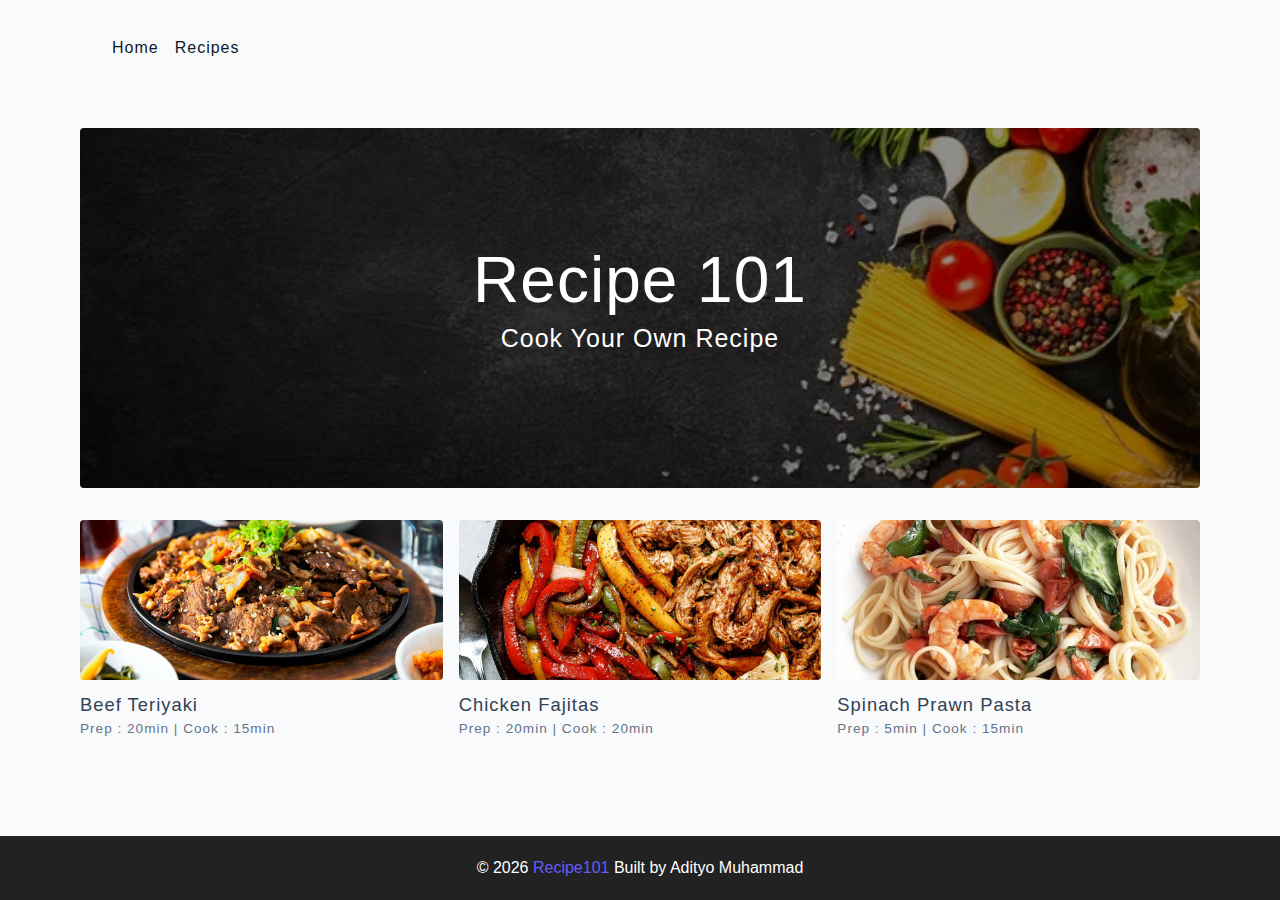
<file: index.html>
<!DOCTYPE html>
<html lang="en">
  <head>
    <meta charset="UTF-8" />
    <meta http-equiv="X-UA-Compatible" content="IE=edge" />
    <meta name="viewport" content="width=device-width, initial-scale=1.0" />
    <title>Recipe 101 </title>
    <link rel="stylesheet" href="./resources/css/normalize.css" />
    <!-- font-awesome -->
    <link
      rel="stylesheet"
      href="https://cdnjs.cloudflare.com/ajax/libs/font-awesome/5.14.0/css/all.min.css"
    />
    <!-- main css -->
    <link rel="stylesheet" href="./resources/css/main.css" />
  </head>
  <body>
    <!-- nav  -->
    <nav class="navbar">
      <div class="nav-center">
        <div class="nav-header">
          <button class="nav-btn btn">
            <i class="fas fa-align-justify"></i>
          </button>
        </div>
        <div class="nav-links">
          <a href="index.html" class="nav-link"> home </a>
          <a href="recipes.html" class="nav-link"> recipes </a>
        </div>
      </div>
    </nav>
    <!-- end of nav -->
    <!-- main -->
    <main class="page">
      <!-- header -->
      <header class="hero">
        <div class="hero-container">
          <div class="hero-text">
            <h1>Recipe 101</h1>
            <h4>Cook your own recipe</h4>
          </div>
        </div>
      </header>
      <!-- end of header -->
        
      <div class="recipes-list">
          <!-- single recipe -->
          <a href="single-recipe.html" class="recipe">
            <img
              src="./resources/images/recipe-1.jpg"
              class="img recipe-img"
              alt=""
            />
            <h5>Beef Teriyaki</h5>
            <p>Prep : 20min | Cook : 15min</p>
          </a>
          <!-- end of single recipe -->
          <!-- single recipe -->
          <a href="single-recipe-2.html" class="recipe">
            <img
              src="./resources/images/recipe-2.jpeg"
              class="img recipe-img"
              alt=""
            />
            <h5>Chicken Fajitas</h5>
            <p>Prep : 20min | Cook : 20min</p>
          </a>
          <!-- end of single recipe -->
          <!-- single recipe -->
          <a href="single-recipe-3.html" class="recipe">
            <img
              src="./resources/images/recipe-3.jpg"
              class="img recipe-img"
              alt=""
            />
            <h5>Spinach Prawn Pasta
            </h5>
            <p>Prep : 5min | Cook : 15min</p>
          </a>
          <!-- end of single recipe -->
          <!-- single recipe -->
        </div>
        <!-- end of recipes list -->
      </section>
    </main>
    <!-- end of main -->
    <!-- footer -->
    <footer class="page-footer">
      <p>
        &copy; <span id="date"></span>
        <span class="footer-logo">Recipe101</span> Built by Adityo Muhammad
      </p>
    </footer>
    <script src="./resources/js/app.js"></script>
  </body>
</html>
</file>
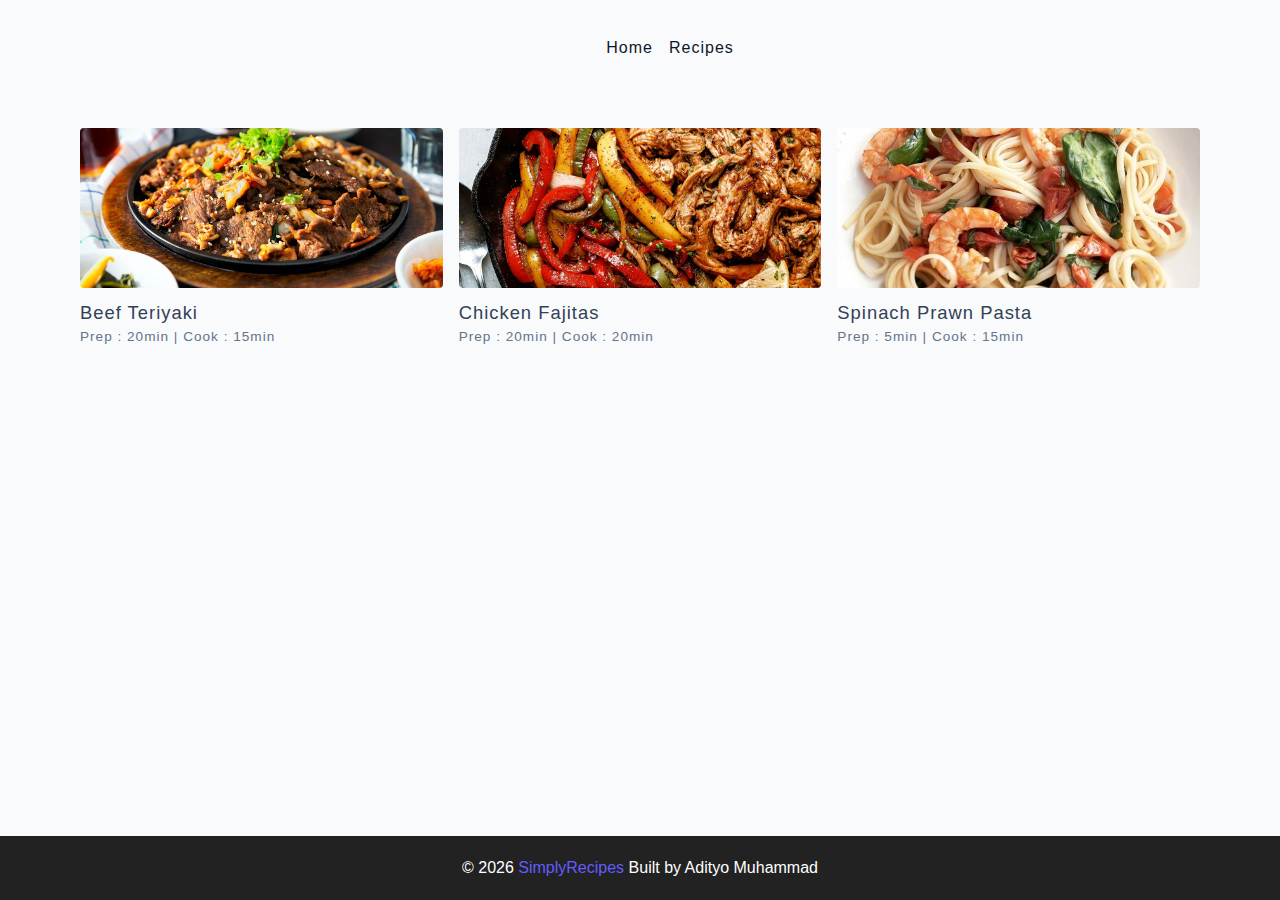
<file: recipes.html>
<!DOCTYPE html>
<html lang="en">
  <head>
    <meta charset="UTF-8" />
    <meta http-equiv="X-UA-Compatible" content="IE=edge" />
    <meta name="viewport" content="width=device-width, initial-scale=1.0" />
    <title>Recipes</title>
    <!-- normalize -->
    <link rel="stylesheet" href="./resources/css/normalize.css" />
    <!-- font-awesome -->
    <link
      rel="stylesheet"
      href="https://cdnjs.cloudflare.com/ajax/libs/font-awesome/5.14.0/css/all.min.css"
    />
    <!-- bootstrap -->
    <link href="https://cdn.jsdelivr.net/npm/bootstrap@5.3.0-alpha3/dist/css/bootstrap.min.css" rel="stylesheet" integrity="sha384-KK94CHFLLe+nY2dmCWGMq91rCGa5gtU4mk92HdvYe+M/SXH301p5ILy+dN9+nJOZ" crossorigin="anonymous">
    <!-- main css -->
    <link rel="stylesheet" href="./resources/css/main.css" />
  </head>
  <body>
    <!-- nav  -->
    <div class="container">
      <nav class="navbar">
        <div class="nav-center">
            <button class="nav-btn btn">
              <i class="fas fa-align-justify"></i>
            </button>
          </div>
          <div class="nav-links">
            <a href="index.html" class="nav-link"> home </a>
            <a href="recipes.html" class="nav-link"> recipes </a>
          </div>
        </div>
      </nav>
    </div>

    <!-- end of nav -->
    
    <!-- main -->
    <main class="page">
        <!-- recipes list -->
        <div class="recipes-list">
          <!-- single recipe -->
          <a href="single-recipe.html" class="recipe">
            <img
              src="./resources/images/recipe-1.jpg"
              class="img recipe-img"
              alt=""
            />
            <h5>Beef Teriyaki</h5>
            <p>Prep : 20min | Cook : 15min</p>
          </a>
          <!-- end of single recipe -->
          
          <!-- single recipe -->
          <a href="single-recipe-2.html" class="recipe">
            <img
              src="./resources/images/recipe-2.jpeg"
              class="img recipe-img"
              alt=""
            />
            <h5>Chicken Fajitas</h5>
            <p>Prep : 20min | Cook : 20min</p>
          </a>
          <!-- end of single recipe -->
          
          <!-- single recipe -->
          <a href="single-recipe-3.html" class="recipe">
            <img
              src="./resources/images/recipe-3.jpg"
              class="img recipe-img"
              alt=""
            />
            <h5>Spinach Prawn Pasta</h5>
            <p>Prep : 5min | Cook : 15min</p>
          </a>
          <!-- end of single recipe -->
        </div>
    </main>
    <!-- end of main -->
    <!-- footer -->
    <footer class="page-footer">
      <p>
        &copy; <span id="date"></span>
        <span class="footer-logo">SimplyRecipes</span> Built by Adityo Muhammad
      </p>
    </footer>
    <script src="./resources/js/app.js"></script>
    <script src="https://cdn.jsdelivr.net/npm/bootstrap@5.3.0-alpha3/dist/js/bootstrap.bundle.min.js" integrity="sha384-ENjdO4Dr2bkBIFxQpeoTz1HIcje39Wm4jDKdf19U8gI4ddQ3GYNS7NTKfAdVQSZe" crossorigin="anonymous"></script>
    <script src="https://cdn.jsdelivr.net/npm/@popperjs/core@2.11.7/dist/umd/popper.min.js" integrity="sha384-zYPOMqeu1DAVkHiLqWBUTcbYfZ8osu1Nd6Z89ify25QV9guujx43ITvfi12/QExE" crossorigin="anonymous"></script>
    <script src="https://cdn.jsdelivr.net/npm/bootstrap@5.3.0-alpha3/dist/js/bootstrap.min.js" integrity="sha384-Y4oOpwW3duJdCWv5ly8SCFYWqFDsfob/3GkgExXKV4idmbt98QcxXYs9UoXAB7BZ" crossorigin="anonymous"></script>
  </body>
</html>
</file>
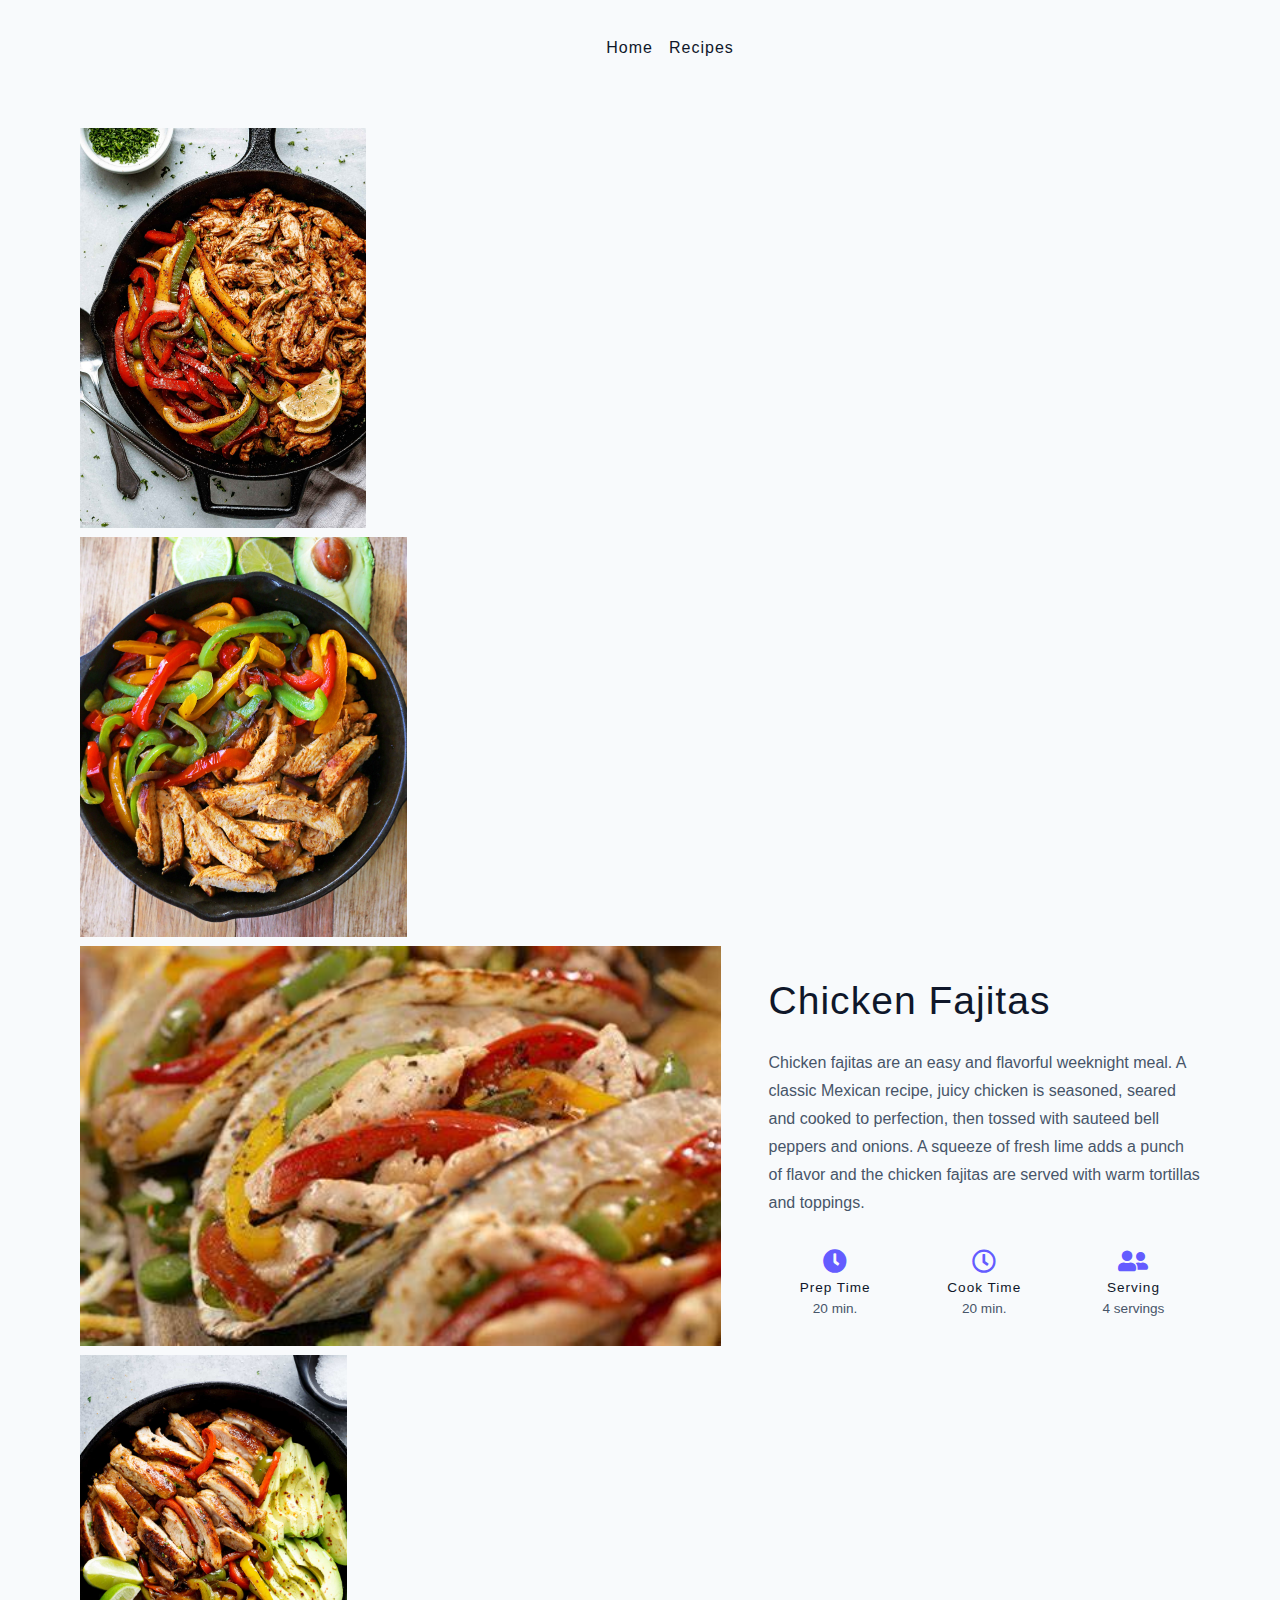
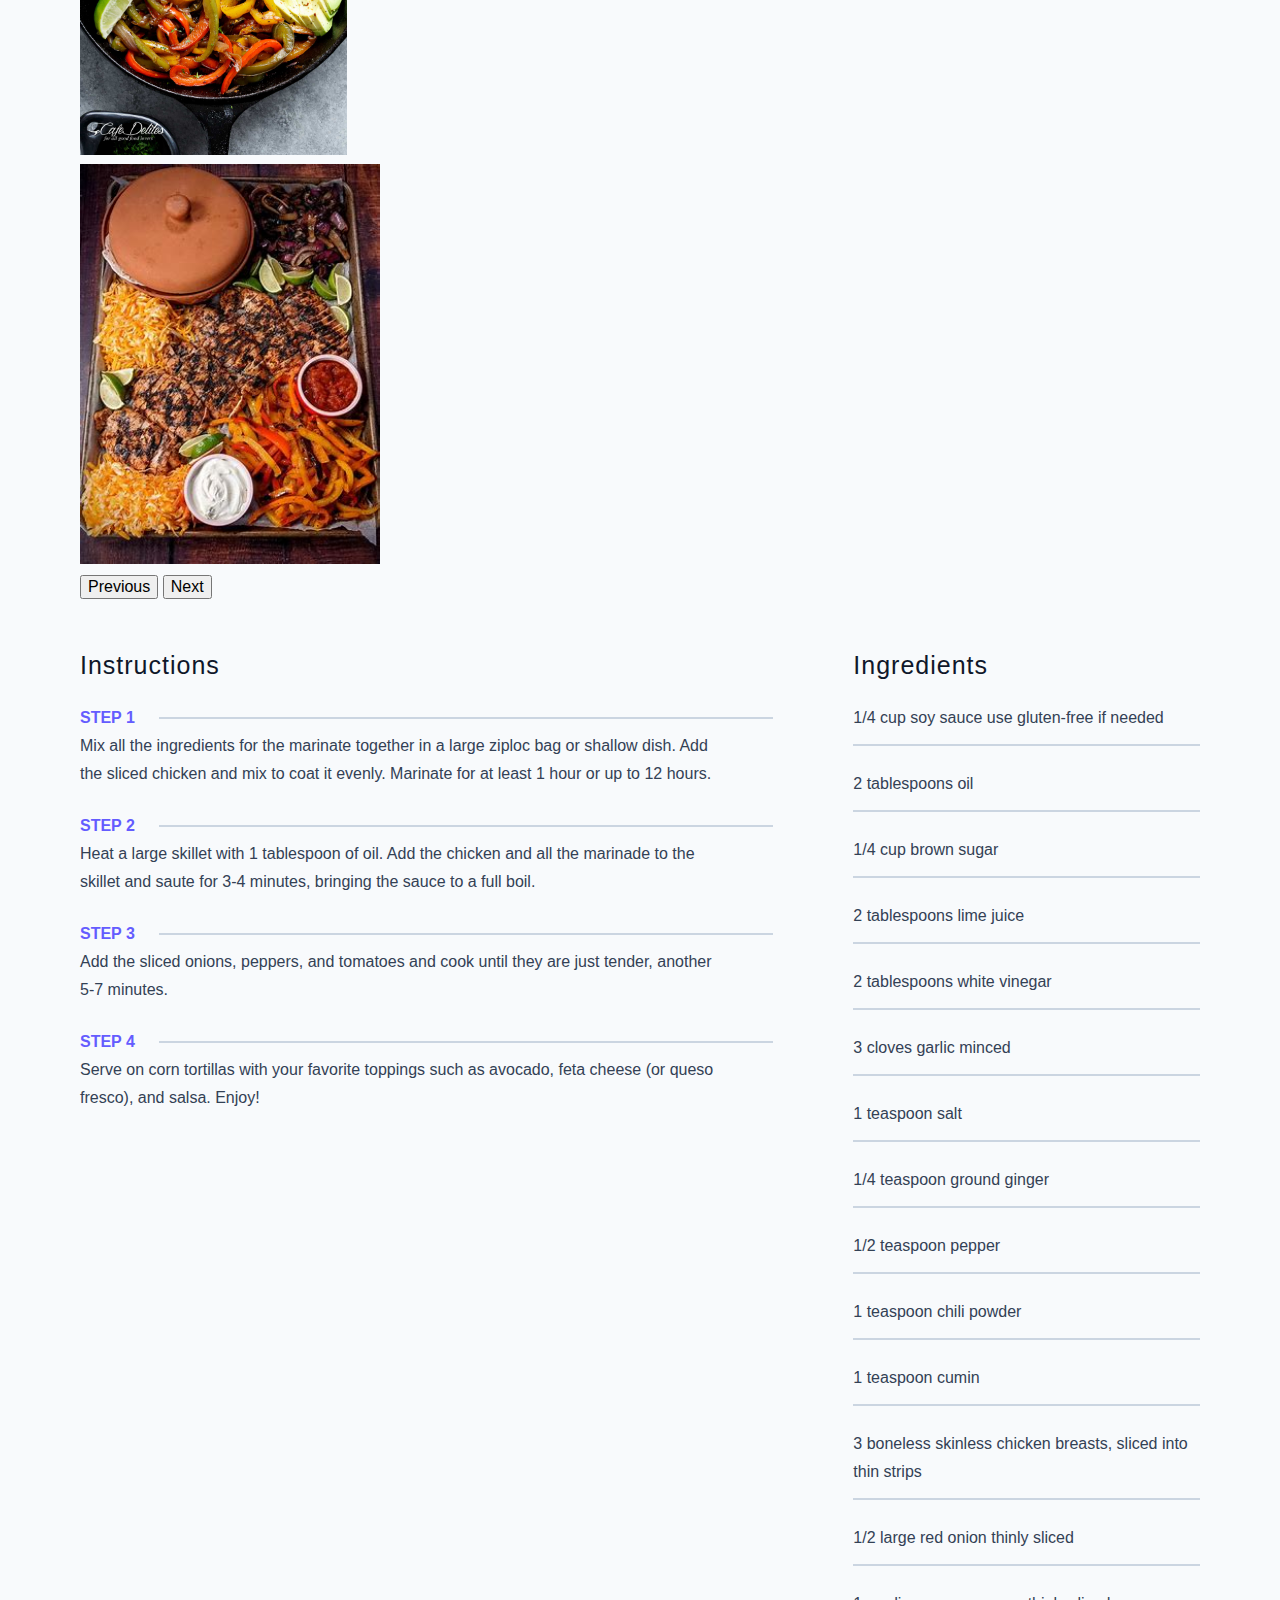
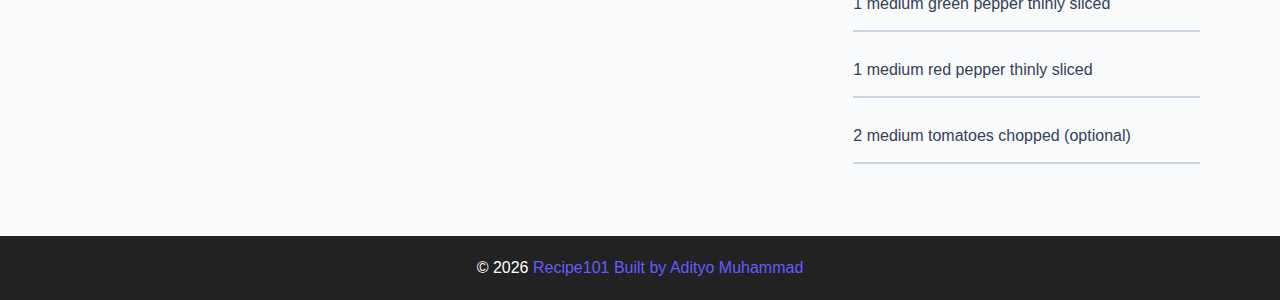
<file: single-recipe-2.html>
<!DOCTYPE html>
<html lang="en">
  <head>
    <meta charset="UTF-8" />
    <meta http-equiv="X-UA-Compatible" content="IE=edge" />
    <meta name="viewport" content="width=device-width, initial-scale=1.0" />
    <title>Single Recipe</title>
    <!-- normalize -->
    <link rel="stylesheet" href="./resources/css/normalize.css" />
    <!-- font-awesome -->
    <link
      rel="stylesheet"
      href="https://cdnjs.cloudflare.com/ajax/libs/font-awesome/5.14.0/css/all.min.css"
    />
    <!-- bootstrap -->
    <link href="https://cdn.jsdelivr.net/npm/bootstrap@5.3.0-alpha3/dist/css/bootstrap.min.css" rel="stylesheet" integrity="sha384-KK94CHFLLe+nY2dmCWGMq91rCGa5gtU4mk92HdvYe+M/SXH301p5ILy+dN9+nJOZ" crossorigin="anonymous">
    <!-- main css -->
    <link rel="stylesheet" href="./resources/css/main.css" />
  </head>
  <body>
    <!-- nav  -->
    <div class="container">
      <nav class="navbar">
        <div class="nav-center">
            <button class="nav-btn btn">
              <i class="fas fa-align-justify"></i>
            </button>
          </div>
          <div class="nav-links">
            <a href="index.html" class="nav-link"> home </a>
            <a href="recipes.html" class="nav-link"> recipes </a>
          </div>
        </div>
      </nav>
    </div>
    <!-- end of nav -->
    <main class="page">
      <div class="recipe-page">
        <section class="recipe-hero">

          <!-- Slider -->
          <div id="carouselExampleAutoplaying" class="carousel slide" data-bs-ride="carousel">
            <div class="carousel-inner">
              <div class="carousel-item active">
                <img src="./resources/images/recipe-2.jpeg" class="d-block w-100 pb-5" style="height: 400px; object-fit: cover;" alt="...">
              </div>
              <div class="carousel-item">
                <img src="./resources/images/recipe-2-2.jpeg" class="d-block w-100 pb-5" style="height: 400px; object-fit: cover;" alt="...">
              </div>
              <div class="carousel-item">
                <img src="./resources/images/recipe-2-3.jpeg" class="d-block w-100 pb-5" style="height: 400px; object-fit: cover;" alt="...">
              </div>
              <div class="carousel-item">
                <img src="./resources/images/recipe-2-4.jpg" class="d-block w-100 pb-5" style="height: 400px; object-fit: cover;" alt="...">
              </div>
              <div class="carousel-item">
                <img src="./resources/images/recipe-2-5.jpeg" class="d-block w-100 pb-5" style="height: 400px; object-fit: cover;" alt="...">
              </div>
            </div>
            <button class="carousel-control-prev" type="button" data-bs-target="#carouselExampleAutoplaying" data-bs-slide="prev">
              <span class="carousel-control-prev-icon" aria-hidden="true"></span>
              <span class="visually-hidden">Previous</span>
            </button>
            <button class="carousel-control-next" type="button" data-bs-target="#carouselExampleAutoplaying" data-bs-slide="next">
              <span class="carousel-control-next-icon" aria-hidden="true"></span>
              <span class="visually-hidden">Next</span>
            </button>
          </div>

          <!--  -->

          <article class="recipe-info">
            <h2>Chicken Fajitas</h2>
            <p>
              Chicken fajitas are an easy and flavorful weeknight meal. A classic Mexican recipe, juicy chicken is seasoned, seared and cooked to perfection, then tossed with sauteed bell peppers and onions. A squeeze of fresh lime adds a punch of flavor and the chicken fajitas are served with warm tortillas and toppings.
            </p>
            <div class="recipe-icons">
              <article>
                <i class="fas fa-clock"></i>
                <h5>prep time</h5>
                <p>20 min.</p>
              </article>
              <article>
                <i class="far fa-clock"></i>
                <h5>cook time</h5>
                <p>20 min.</p>
              </article>
              <article>
                <i class="fas fa-user-friends"></i> 
                <h5>serving</h5>
                <p>4 servings</p>
              </article>
            </div>
          </article>
        </section>
        <!-- content -->
        <section class="recipe-content">
          <article>
            <h4>instructions</h4>
            <!-- step by step -->
            <div id="step"></div>
            <!-- end -->
          </article>
          <article class="second-column">
            <div>
              <h4>ingredients</h4>
              <!-- ingredients -->
              <div id="ingredients"></div>
              <!-- end -->
            </div>
          </article>
        </section>
      </div>
    </main>
    <!-- footer -->
    <footer class="page-footer">
      <p>
        &copy; <span id="date"></span>
        <span class="footer-logo">Recipe101 Built by Adityo Muhammad</a>
      </p>
    </footer>
    <!-- fetch json data -->
    <script>
      fetch("./resources/data/recipes.json")
      .then((res) => {
        return res.json();
      })
      .then((data) => {
        let placeholder = document.querySelector("#step");
        let out = "";
        for (let i = 0; i < data[1].step.length; i++) {
          out += `
                <div class="single-instruction">
                  <header>
                    <p>step ${i + 1}</p>
                    <div></div>
                  </header>
                  <p>
                    ${data[1].step[i]}
                  </p>
                </div>
              `;
        }
        placeholder.innerHTML = out;

        // ingredients
        let ingredients = document.querySelector("#ingredients");
        let resultIngredients = "";
        for (let i = 0; i < data[1].ingredients.length; i++) {
          resultIngredients += `
                <p class="single-ingredient">${data[1].ingredients[i]}</p>
              `;
        }
        ingredients.innerHTML = resultIngredients;
      })
      .catch((err) => {
        console.log(err);
      })
    </script>
    <script src="./resources/js/app.js"></script>
    <script src="https://cdn.jsdelivr.net/npm/bootstrap@5.3.0-alpha3/dist/js/bootstrap.bundle.min.js" integrity="sha384-ENjdO4Dr2bkBIFxQpeoTz1HIcje39Wm4jDKdf19U8gI4ddQ3GYNS7NTKfAdVQSZe" crossorigin="anonymous"></script>
    <script src="https://cdn.jsdelivr.net/npm/@popperjs/core@2.11.7/dist/umd/popper.min.js" integrity="sha384-zYPOMqeu1DAVkHiLqWBUTcbYfZ8osu1Nd6Z89ify25QV9guujx43ITvfi12/QExE" crossorigin="anonymous"></script>
    <script src="https://cdn.jsdelivr.net/npm/bootstrap@5.3.0-alpha3/dist/js/bootstrap.min.js" integrity="sha384-Y4oOpwW3duJdCWv5ly8SCFYWqFDsfob/3GkgExXKV4idmbt98QcxXYs9UoXAB7BZ" crossorigin="anonymous"></script>
  </body>
</html>
</file>
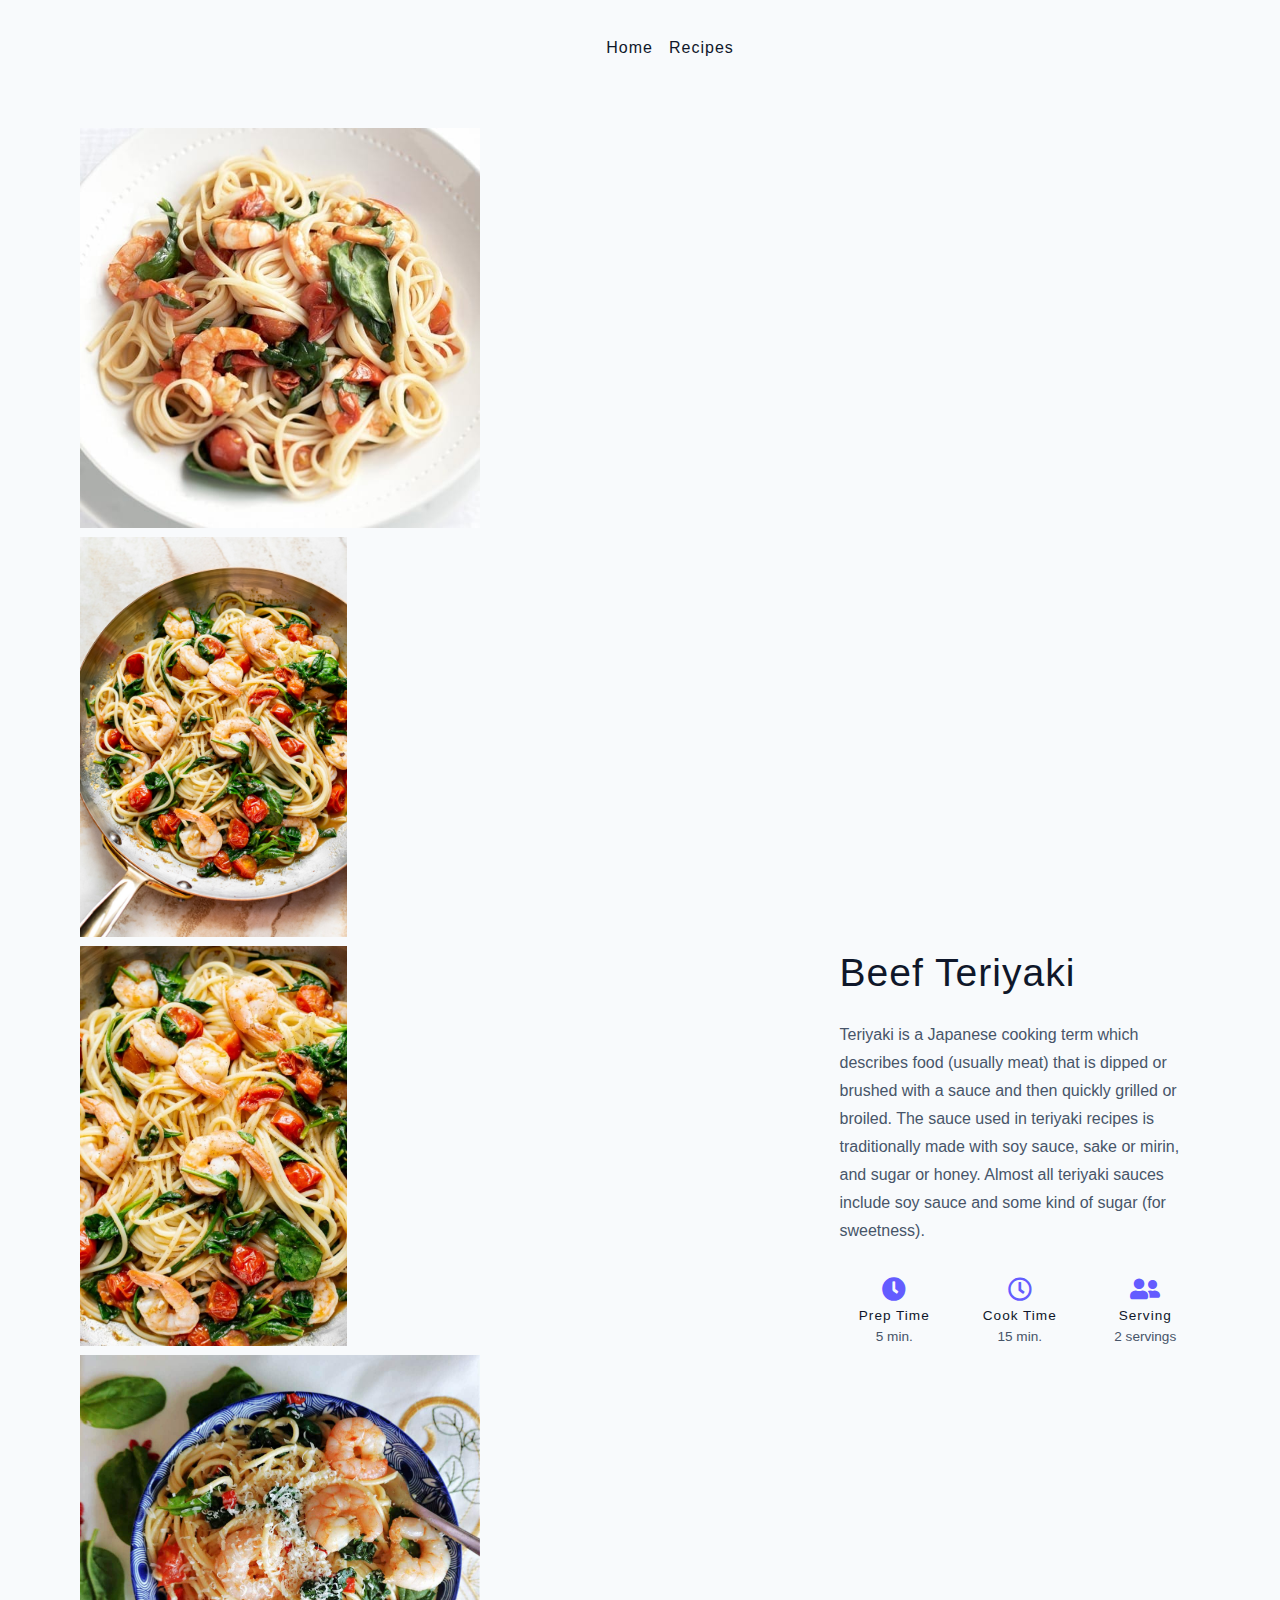
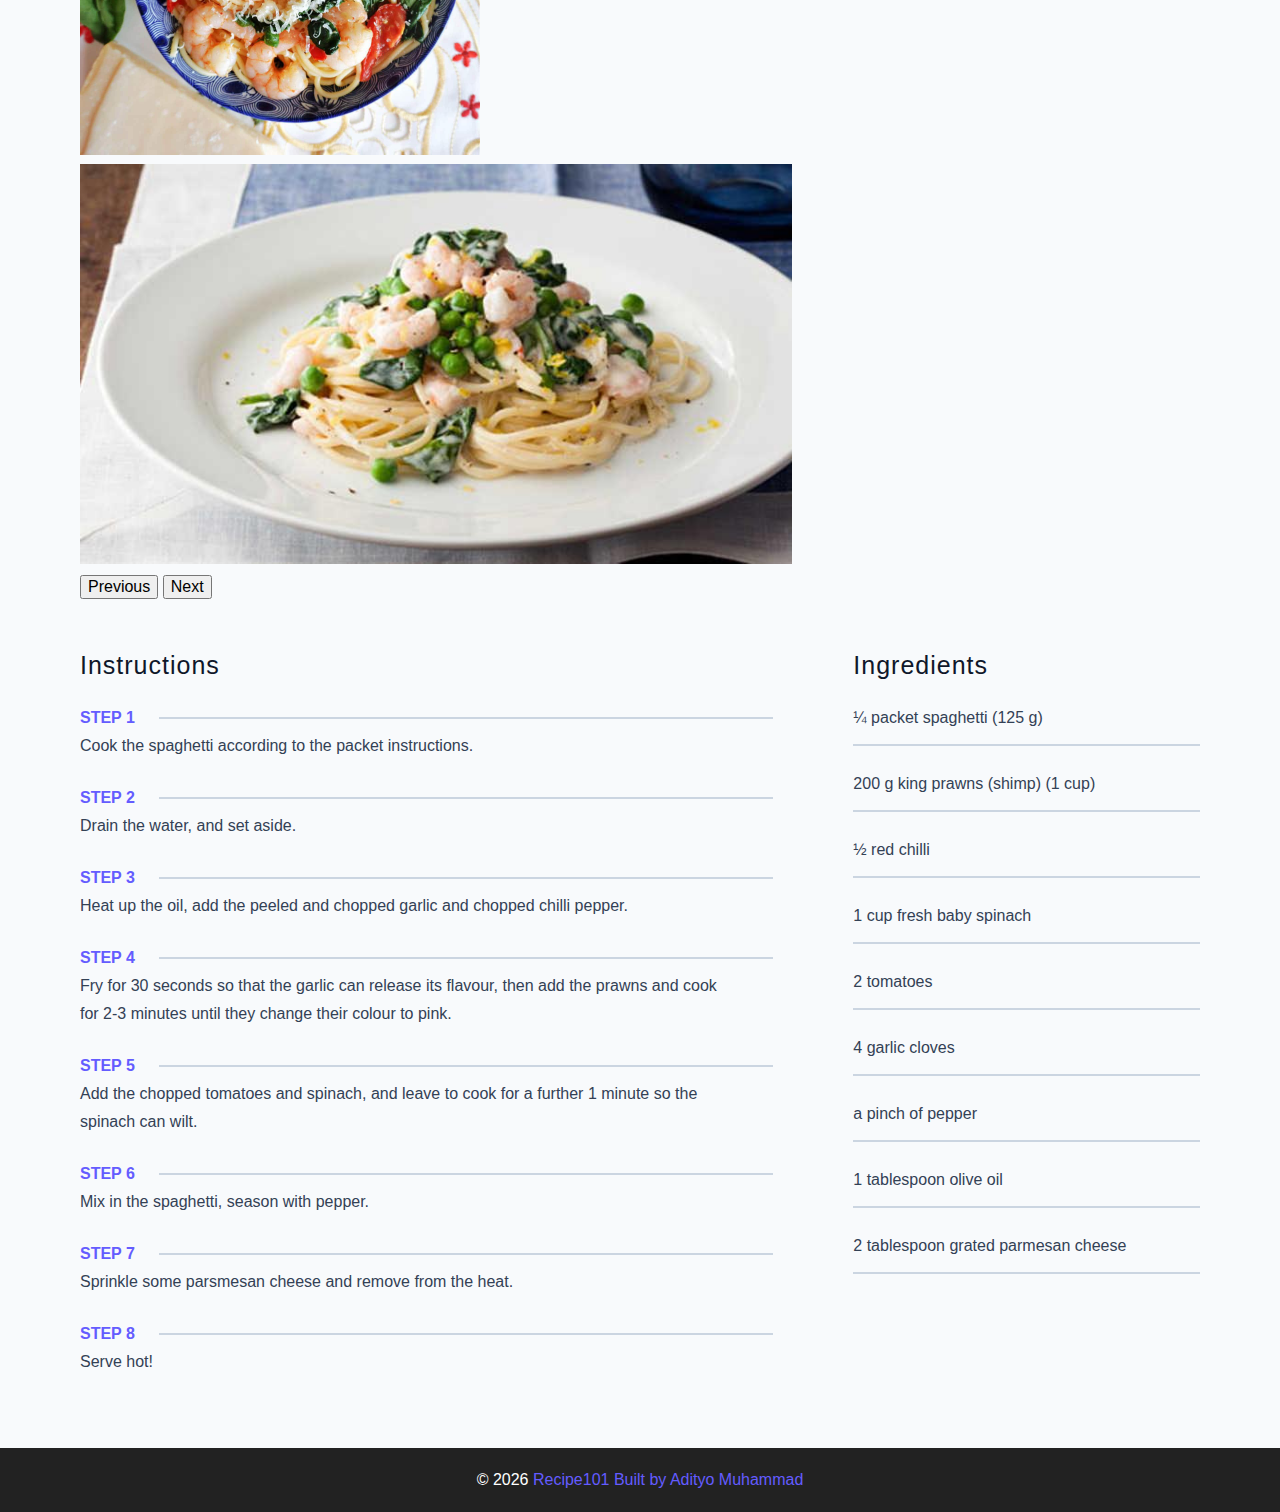
<file: single-recipe-3.html>
<!DOCTYPE html>
<html lang="en">
  <head>
    <meta charset="UTF-8" />
    <meta http-equiv="X-UA-Compatible" content="IE=edge" />
    <meta name="viewport" content="width=device-width, initial-scale=1.0" />
    <title>Single Recipe</title>
    <!-- normalize -->
    <link rel="stylesheet" href="./resources/css/normalize.css" />
    <!-- font-awesome -->
    <link
      rel="stylesheet"
      href="https://cdnjs.cloudflare.com/ajax/libs/font-awesome/5.14.0/css/all.min.css"
    />
    <!-- bootstrap -->
    <link href="https://cdn.jsdelivr.net/npm/bootstrap@5.3.0-alpha3/dist/css/bootstrap.min.css" rel="stylesheet" integrity="sha384-KK94CHFLLe+nY2dmCWGMq91rCGa5gtU4mk92HdvYe+M/SXH301p5ILy+dN9+nJOZ" crossorigin="anonymous">
    <!-- main css -->
    <link rel="stylesheet" href="./resources/css/main.css" />
  </head>
  <body>
    <!-- nav  -->
    <div class="container">
      <nav class="navbar">
        <div class="nav-center">
            <button class="nav-btn btn">
              <i class="fas fa-align-justify"></i>
            </button>
          </div>
          <div class="nav-links">
            <a href="index.html" class="nav-link"> home </a>
            <a href="recipes.html" class="nav-link"> recipes </a>
          </div>
        </div>
      </nav>
    </div>
    <!-- end of nav -->
    <main class="page">
      <div class="recipe-page">
        <section class="recipe-hero">

          <!-- slider -->
          <div id="carouselExampleAutoplaying" class="carousel slide" data-bs-ride="carousel">
            <div class="carousel-inner">
              <div class="carousel-item active">
                <img src="./resources/images/recipe-3.jpg" class="d-block w-100 pb-5" style="height: 400px; object-fit: cover;" alt="...">
              </div>
              <div class="carousel-item">
                <img src="./resources/images/recipe-3-2.jpg" class="d-block w-100 pb-5" style="height: 400px; object-fit: cover;" alt="...">
              </div>
              <div class="carousel-item">
                <img src="./resources/images/recipe-3-3.jpg" class="d-block w-100 pb-5" style="height: 400px; object-fit: cover;" alt="...">
              </div>
              <div class="carousel-item">
                <img src="./resources/images/recipe-3-4.jpg" class="d-block w-100 pb-5" style="height: 400px; object-fit: cover;" alt="...">
              </div>
              <div class="carousel-item">
                <img src="./resources/images/recipe-3-5.jpg" class="d-block w-100 pb-5" style="height: 400px; object-fit: cover;" alt="...">
              </div>
            </div>
            <button class="carousel-control-prev" type="button" data-bs-target="#carouselExampleAutoplaying" data-bs-slide="prev">
              <span class="carousel-control-prev-icon" aria-hidden="true"></span>
              <span class="visually-hidden">Previous</span>
            </button>
            <button class="carousel-control-next" type="button" data-bs-target="#carouselExampleAutoplaying" data-bs-slide="next">
              <span class="carousel-control-next-icon" aria-hidden="true"></span>
              <span class="visually-hidden">Next</span>
            </button>
          </div>

          <!-- end of slider  -->

          <article class="recipe-info">
            <h2>Beef Teriyaki</h2>
            <p>
              Teriyaki is a Japanese cooking term which describes 
              food (usually meat) that is dipped or brushed with a 
              sauce and then quickly grilled or broiled.

              The sauce used in teriyaki recipes is traditionally 
              made with soy sauce, sake or mirin, and sugar or honey. 
              Almost all teriyaki sauces include soy sauce and some kind of sugar (for sweetness).
            </p>
            <div class="recipe-icons">
              <article>
                <i class="fas fa-clock"></i>
                <h5>prep time</h5>
                <p>5 min.</p>
              </article>
              <article>
                <i class="far fa-clock"></i>
                <h5>cook time</h5>
                <p>15 min.</p>
              </article>
              <article>
                <i class="fas fa-user-friends"></i> 
                <h5>serving</h5>
                <p>2 servings</p>
              </article>
            </div>
          </article>
        </section>
        <!-- content -->
        <section class="recipe-content">
          <article>
            <h4>instructions</h4>
            <!-- step by step -->
            <div id="step"></div>
            <!-- end -->
          </article>
          <article class="second-column">
            <div>
              <h4>ingredients</h4>
              <!-- ingredients -->
              <div id="ingredients"></div>
              <!-- end -->
            </div>
          </article>
        </section>
      </div>
    </main>
    <!-- footer -->
    <footer class="page-footer">
      <p>
        &copy; <span id="date"></span>
        <span class="footer-logo">Recipe101 Built by Adityo Muhammad</a>
      </p>
    </footer>
    <script>
      fetch("./resources/data/recipes.json")
      .then((res) => {
        return res.json();
      })
      .then((data) => {
        let placeholder = document.querySelector("#step");
        let out = "";
        for (let i = 0; i < data[2].step.length; i++) {
          out += `
                <div class="single-instruction">
                  <header>
                    <p>step ${i + 1}</p>
                    <div></div>
                  </header>
                  <p>
                    ${data[2].step[i]}
                  </p>
                </div>
              `;
        }
        placeholder.innerHTML = out;

        // ingredients
        let ingredients = document.querySelector("#ingredients");
        let resultIngredients = "";
        for (let i = 0; i < data[2].ingredients.length; i++) {
          resultIngredients += `
                <p class="single-ingredient">${data[2].ingredients[i]}</p>
              `;
        }
        ingredients.innerHTML = resultIngredients;
      })
      .catch((err) => {
        console.log(err);
      })

    </script>
    <script src="./resources/js/app.js"></script>
    <script src="https://cdn.jsdelivr.net/npm/bootstrap@5.3.0-alpha3/dist/js/bootstrap.bundle.min.js" integrity="sha384-ENjdO4Dr2bkBIFxQpeoTz1HIcje39Wm4jDKdf19U8gI4ddQ3GYNS7NTKfAdVQSZe" crossorigin="anonymous"></script>
    <script src="https://cdn.jsdelivr.net/npm/@popperjs/core@2.11.7/dist/umd/popper.min.js" integrity="sha384-zYPOMqeu1DAVkHiLqWBUTcbYfZ8osu1Nd6Z89ify25QV9guujx43ITvfi12/QExE" crossorigin="anonymous"></script>
    <script src="https://cdn.jsdelivr.net/npm/bootstrap@5.3.0-alpha3/dist/js/bootstrap.min.js" integrity="sha384-Y4oOpwW3duJdCWv5ly8SCFYWqFDsfob/3GkgExXKV4idmbt98QcxXYs9UoXAB7BZ" crossorigin="anonymous"></script>
  </body>
</html>
</file>
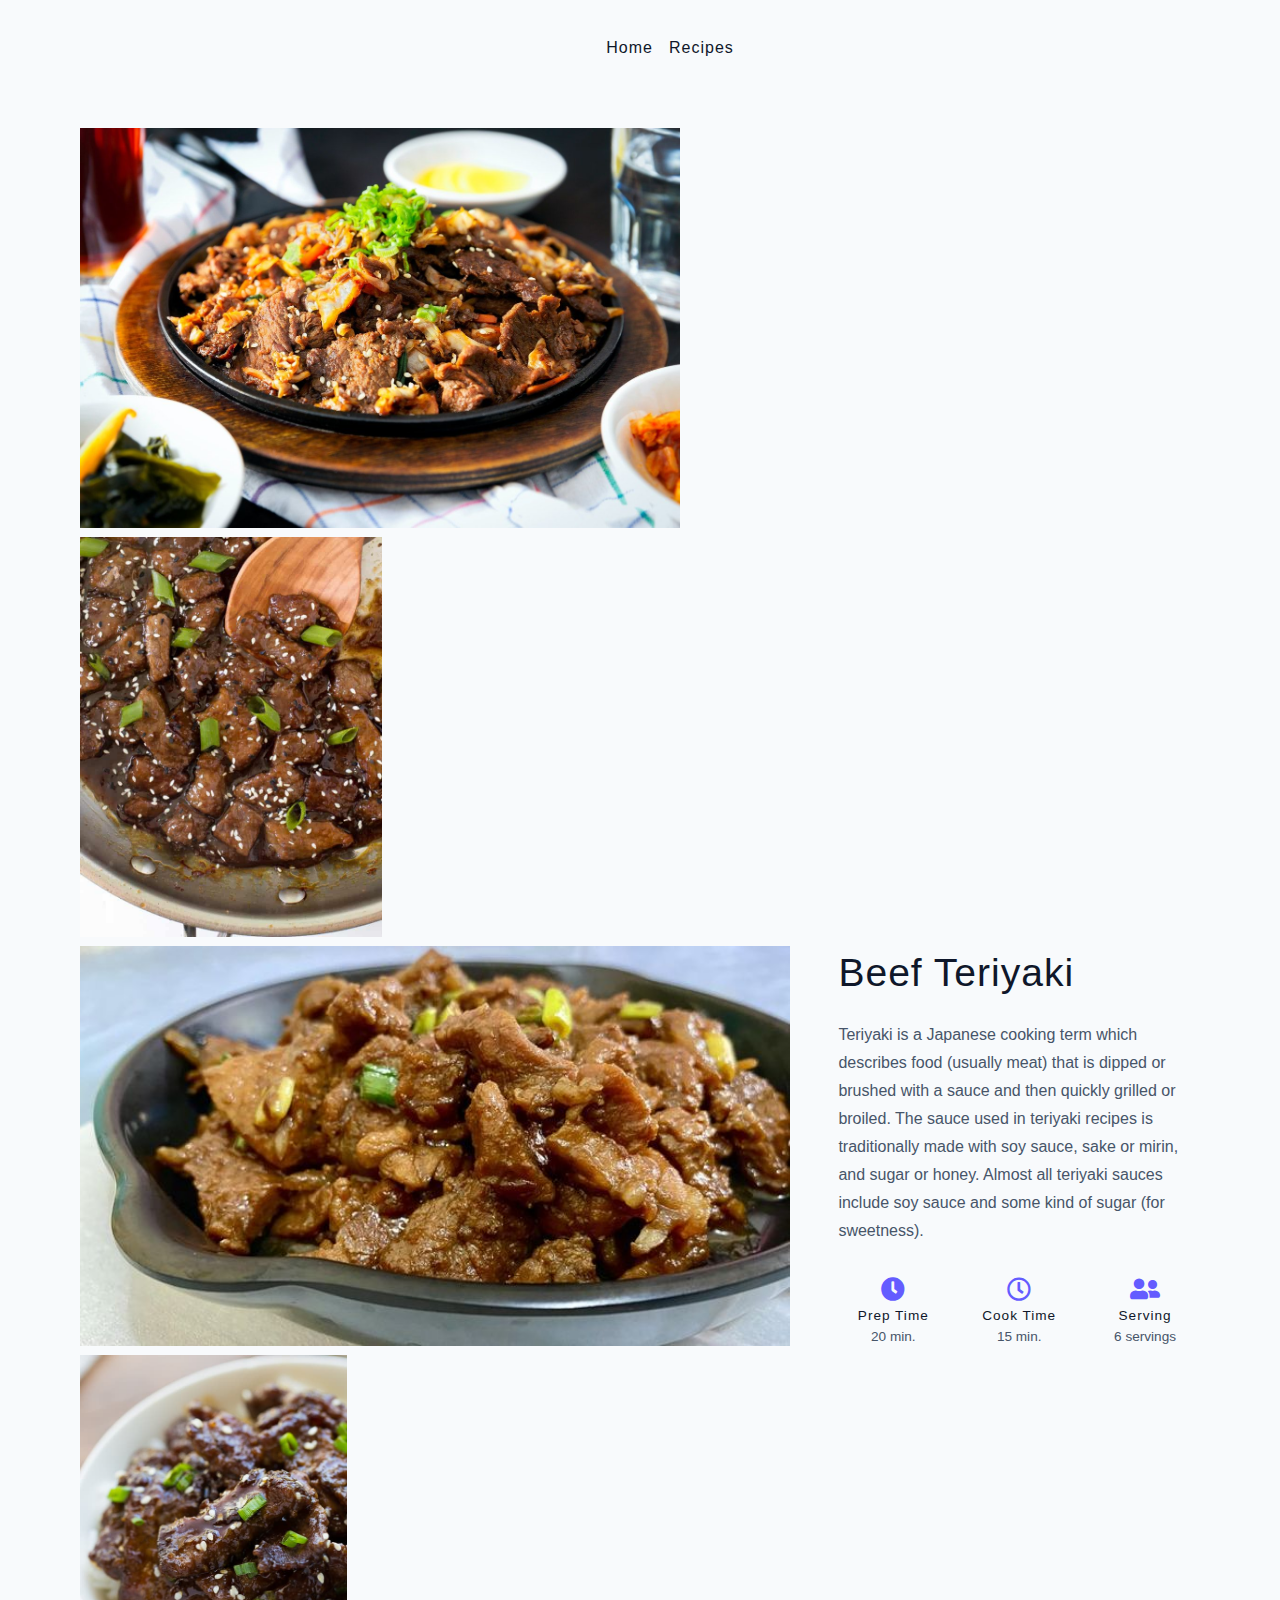
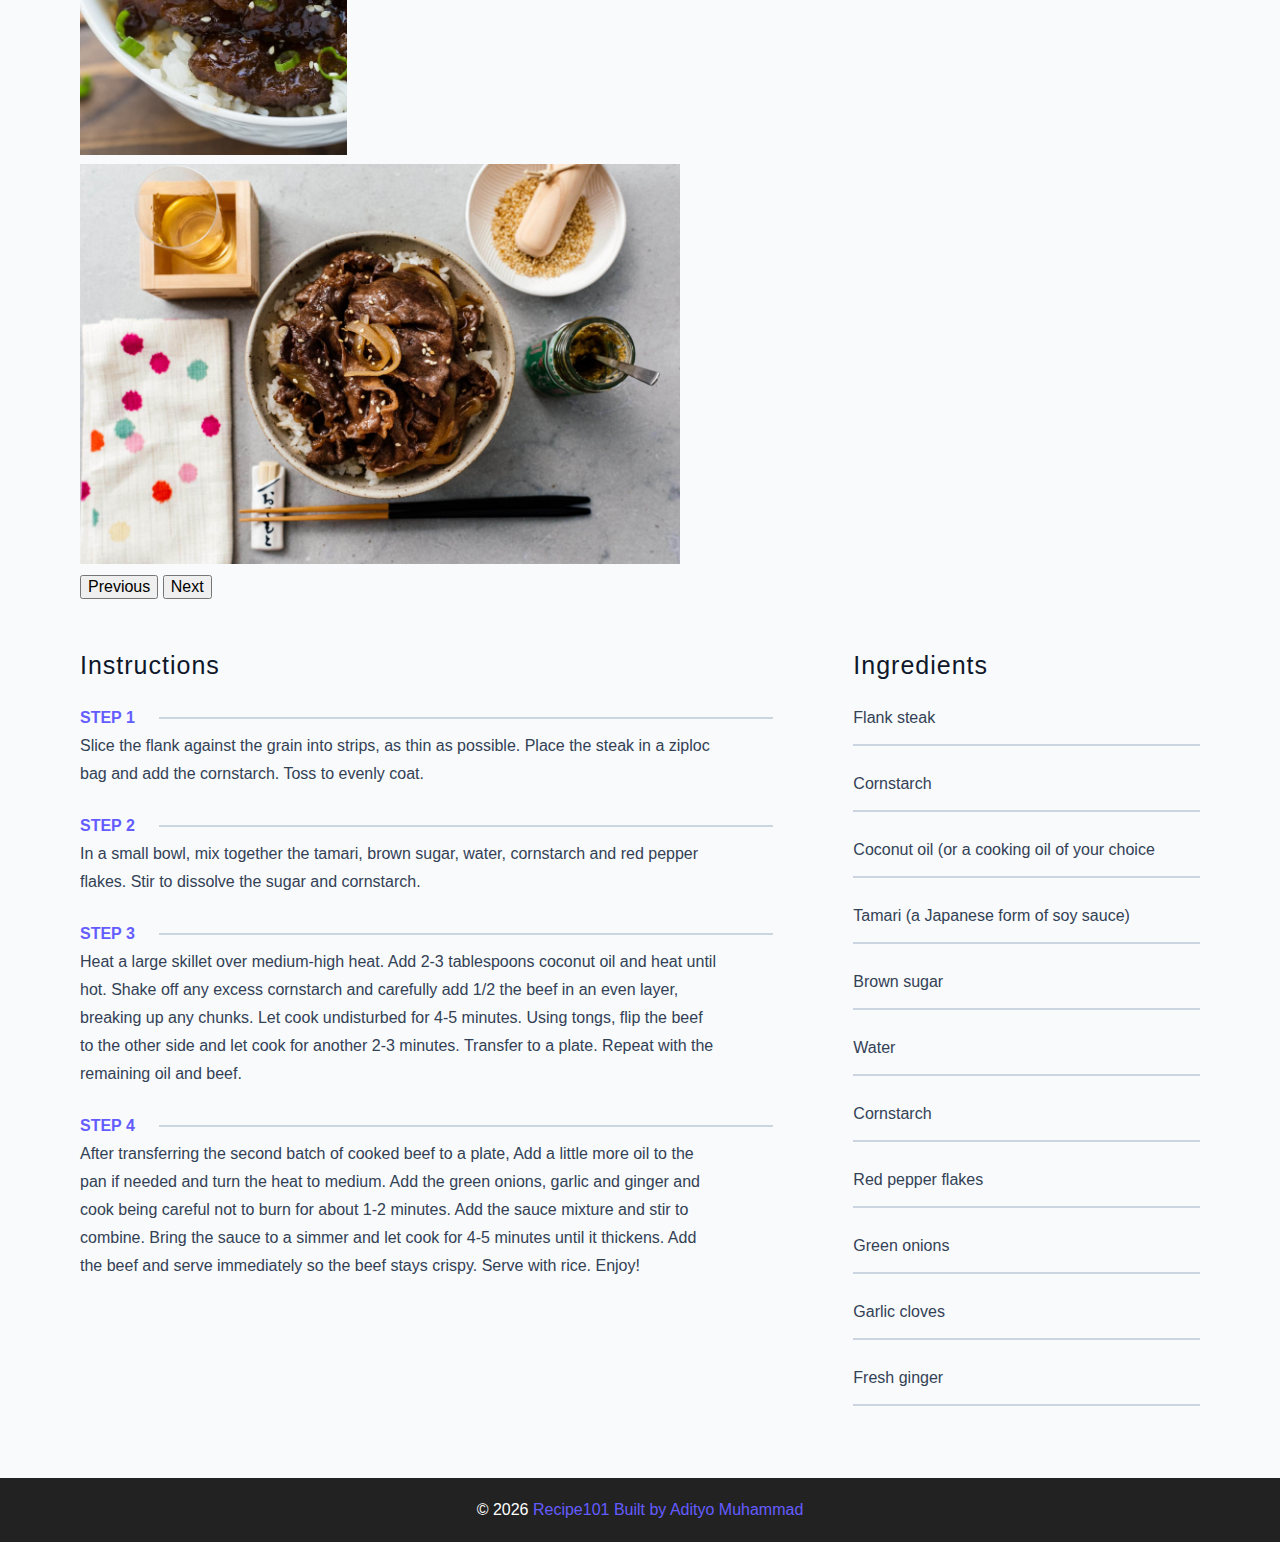
<file: single-recipe.html>
<!DOCTYPE html>
<html lang="en">
  <head>
    <meta charset="UTF-8" />
    <meta http-equiv="X-UA-Compatible" content="IE=edge" />
    <meta name="viewport" content="width=device-width, initial-scale=1.0" />
    <title>Single Recipe</title>
    <!-- normalize -->
    <link rel="stylesheet" href="./resources/css/normalize.css" />
    <!-- font-awesome -->
    <link
      rel="stylesheet"
      href="https://cdnjs.cloudflare.com/ajax/libs/font-awesome/5.14.0/css/all.min.css"
    />
    <!-- bootstrap -->
    <link href="https://cdn.jsdelivr.net/npm/bootstrap@5.3.0-alpha3/dist/css/bootstrap.min.css" rel="stylesheet" integrity="sha384-KK94CHFLLe+nY2dmCWGMq91rCGa5gtU4mk92HdvYe+M/SXH301p5ILy+dN9+nJOZ" crossorigin="anonymous">
    <!-- main css -->
    <link rel="stylesheet" href="./resources/css/main.css" />
  </head>
  <body>
    <!-- nav  -->
    <div class="container">
      <nav class="navbar">
        <div class="nav-center">
            <button class="nav-btn btn">
              <i class="fas fa-align-justify"></i>
            </button>
          </div>
          <div class="nav-links">
            <a href="index.html" class="nav-link"> home </a>
            <a href="recipes.html" class="nav-link"> recipes </a>
          </div>
        </div>
      </nav>
    </div>
    <!-- end of nav -->
    <main class="page">
      <div class="recipe-page">
        <section class="recipe-hero">

          <!-- Slider -->
          <div id="carouselExampleAutoplaying" class="carousel slide" data-bs-ride="carousel">
            <div class="carousel-inner">
              <div class="carousel-item active">
                <img src="./resources/images/recipe-1.jpg" class="d-block w-100 pb-5" style="height: 400px; object-fit: cover;" alt="...">
              </div>
              <div class="carousel-item">
                <img src="./resources/images/recipe-1-2.jpg" class="d-block w-100 pb-5" style="height: 400px; object-fit: cover;" alt="...">
              </div>
              <div class="carousel-item">
                <img src="./resources/images/recipe-1-3.jpg" class="d-block w-100 pb-5" style="height: 400px; object-fit: cover;" alt="...">
              </div>
              <div class="carousel-item">
                <img src="./resources/images/recipe-1-4.jpg" class="d-block w-100 pb-5" style="height: 400px; object-fit: cover;" alt="...">
              </div>
              <div class="carousel-item">
                <img src="./resources/images/recipe-1-5.jpg" class="d-block w-100 pb-5" style="height: 400px; object-fit: cover;" alt="...">
              </div>
            </div>
            <button class="carousel-control-prev" type="button" data-bs-target="#carouselExampleAutoplaying" data-bs-slide="prev">
              <span class="carousel-control-prev-icon" aria-hidden="true"></span>
              <span class="visually-hidden">Previous</span>
            </button>
            <button class="carousel-control-next" type="button" data-bs-target="#carouselExampleAutoplaying" data-bs-slide="next">
              <span class="carousel-control-next-icon" aria-hidden="true"></span>
              <span class="visually-hidden">Next</span>
            </button>
          </div>

          <!--  -->

          <article class="recipe-info">
            <h2>Beef Teriyaki</h2>
            <p>
              Teriyaki is a Japanese cooking term which describes 
              food (usually meat) that is dipped or brushed with a 
              sauce and then quickly grilled or broiled.

              The sauce used in teriyaki recipes is traditionally 
              made with soy sauce, sake or mirin, and sugar or honey. 
              Almost all teriyaki sauces include soy sauce and some kind of sugar (for sweetness).
            </p>
            <div class="recipe-icons">
              <article>
                <i class="fas fa-clock"></i>
                <h5>prep time</h5>
                <p>20 min.</p>
              </article>
              <article>
                <i class="far fa-clock"></i>
                <h5>cook time</h5>
                <p>15 min.</p>
              </article>
              <article>
                <i class="fas fa-user-friends"></i> 
                <h5>serving</h5>
                <p>6 servings</p>
              </article>
            </div>
          </article>
        </section>
        <!-- content -->
        <section class="recipe-content">
          <article>
            <h4>instructions</h4>
            <!-- step by step -->
            <div id="step"></div>
            <!-- end -->
          </article>
          <article class="second-column">
            <div>
              <h4>ingredients</h4>
              <!-- ingredients -->
              <div id="ingredients"></div>
              <!-- end -->
            </div>
          </article>
        </section>
      </div>
    </main>
    <!-- footer -->
    <footer class="page-footer">
      <p>
        &copy; <span id="date"></span>
        <span class="footer-logo">Recipe101 Built by Adityo Muhammad</a>
      </p>
    </footer>
    <!-- fecth json data -->
    <script>
      fetch("./resources/data/recipes.json")
      .then((res) => {
        return res.json();
      })
      .then((data) => {
        // step 
        let step = document.querySelector("#step");
        let resultStep = "";
        for (let i = 0; i < data[0].step.length; i++) {
          resultStep += `
                <div class="single-instruction">
                  <header>
                    <p>step ${i + 1}</p>
                    <div></div>
                  </header>
                  <p>
                    ${data[0].step[i]}
                  </p>
                </div>
              `;
        }
        step.innerHTML = resultStep;

        // ingredients
        let ingredients = document.querySelector("#ingredients");
        let resultIngredients = "";
        for (let i = 0; i < data[0].ingredients.length; i++) {
          resultIngredients += `
                <p class="single-ingredient">${data[0].ingredients[i]}</p>
              `;
        }
        ingredients.innerHTML = resultIngredients;
        
      })
      .catch((err) => {
        console.log(err);
      })
    </script>

    <script src="./resources/js/app.js"></script>
    <script src="https://cdn.jsdelivr.net/npm/bootstrap@5.3.0-alpha3/dist/js/bootstrap.bundle.min.js" integrity="sha384-ENjdO4Dr2bkBIFxQpeoTz1HIcje39Wm4jDKdf19U8gI4ddQ3GYNS7NTKfAdVQSZe" crossorigin="anonymous"></script>
    <script src="https://cdn.jsdelivr.net/npm/@popperjs/core@2.11.7/dist/umd/popper.min.js" integrity="sha384-zYPOMqeu1DAVkHiLqWBUTcbYfZ8osu1Nd6Z89ify25QV9guujx43ITvfi12/QExE" crossorigin="anonymous"></script>
    <script src="https://cdn.jsdelivr.net/npm/bootstrap@5.3.0-alpha3/dist/js/bootstrap.min.js" integrity="sha384-Y4oOpwW3duJdCWv5ly8SCFYWqFDsfob/3GkgExXKV4idmbt98QcxXYs9UoXAB7BZ" crossorigin="anonymous"></script>
  </body>
</html>
</file>
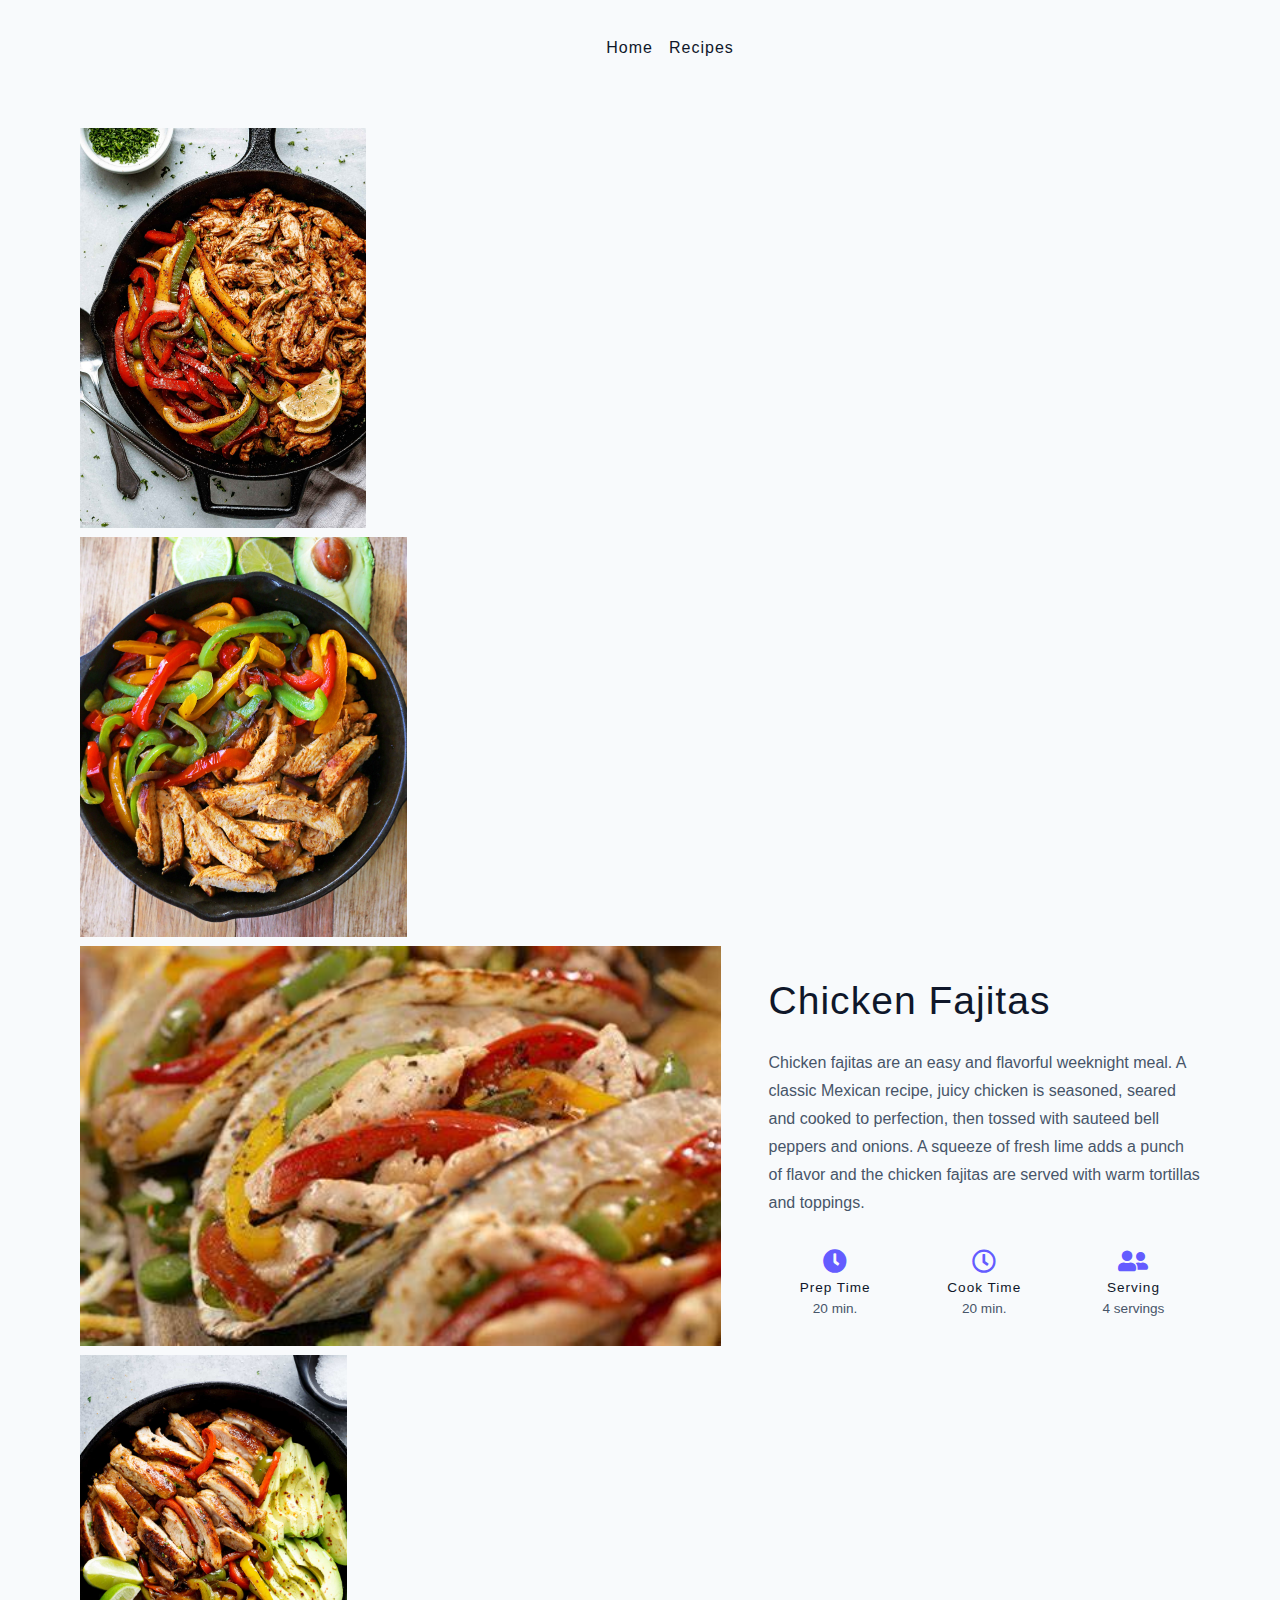
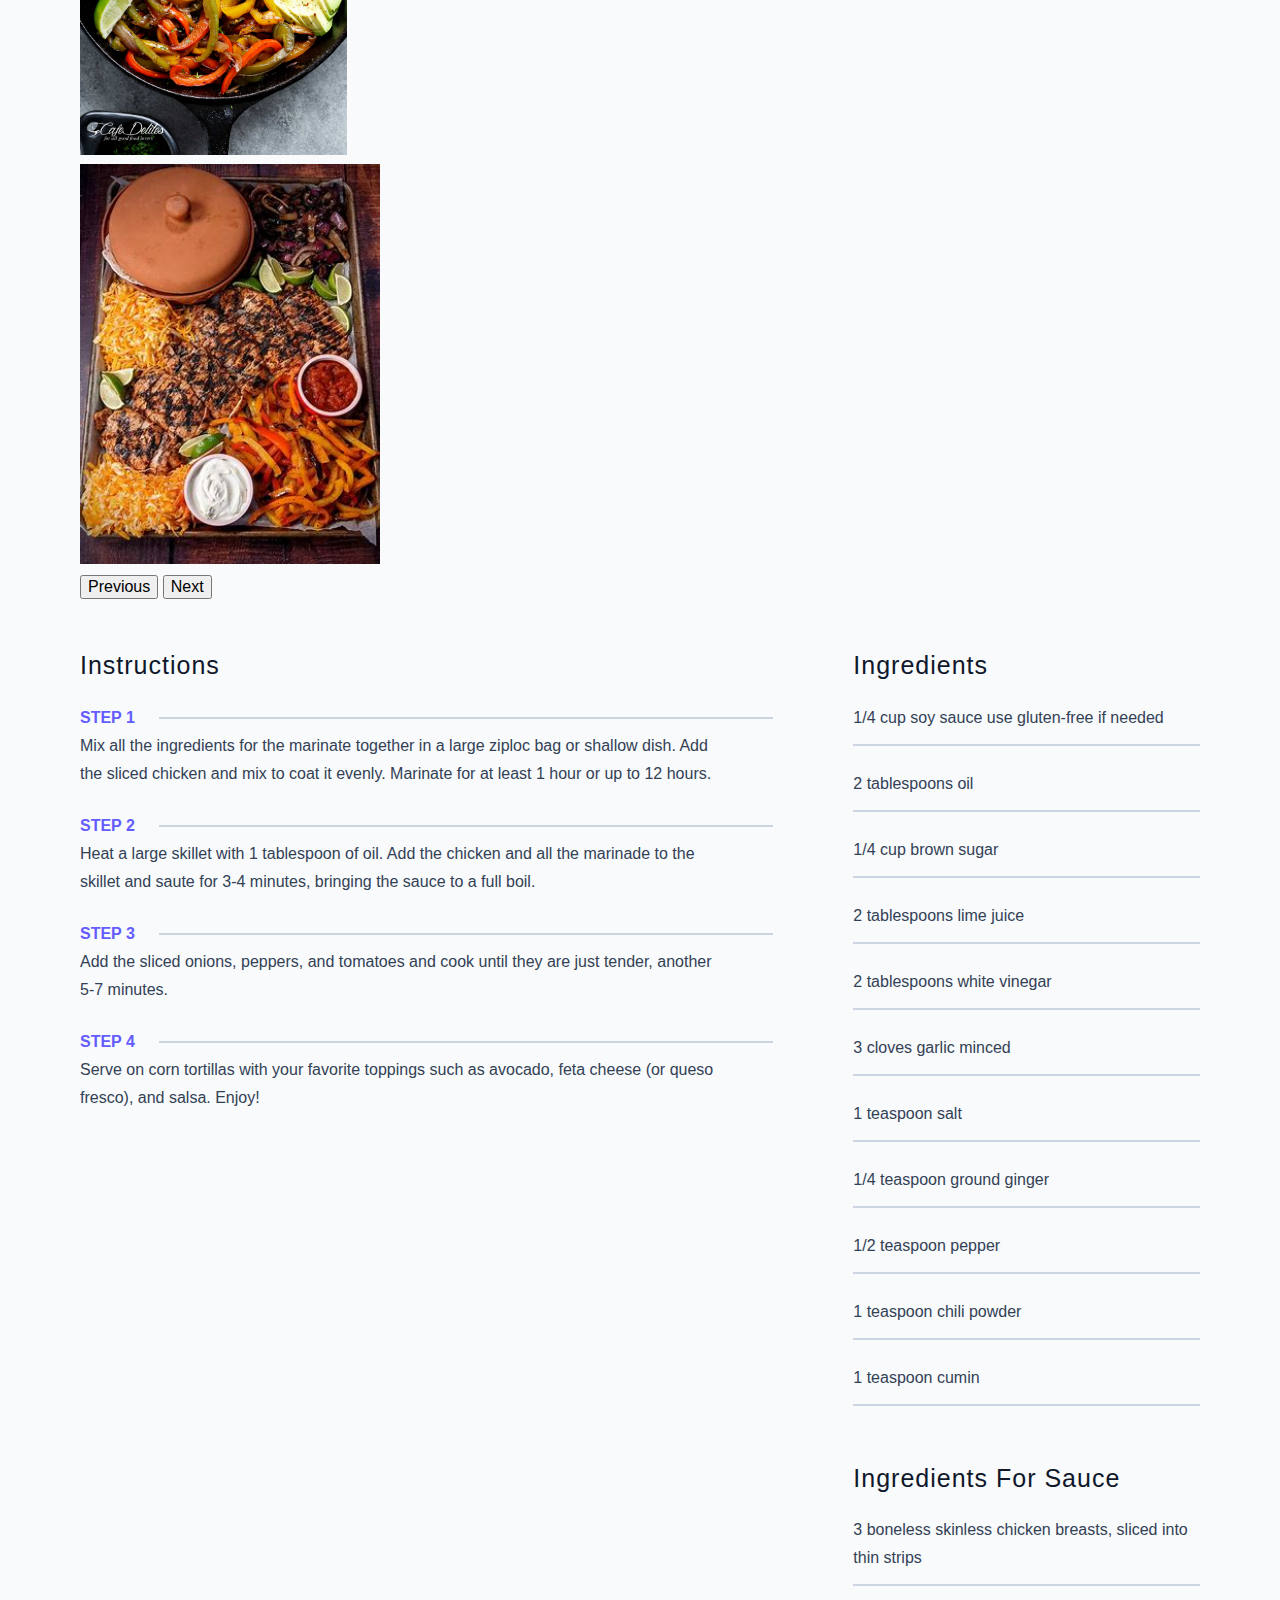
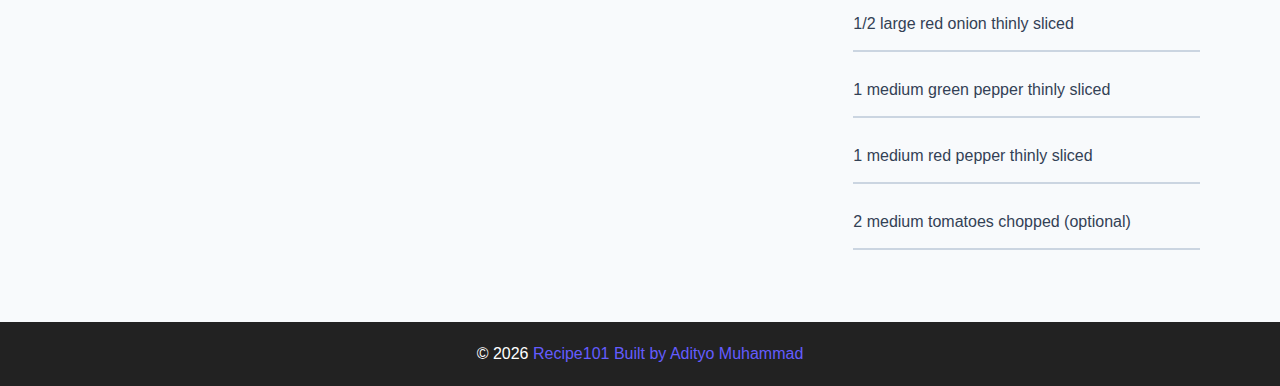
<file: recipes/single-recipe-2.html>
<!DOCTYPE html>
<html lang="en">
  <head>
    <meta charset="UTF-8" />
    <meta http-equiv="X-UA-Compatible" content="IE=edge" />
    <meta name="viewport" content="width=device-width, initial-scale=1.0" />
    <title>Single Recipe</title>
    <!-- normalize -->
    <link rel="stylesheet" href="./resources/css/normalize.css" />
    <!-- font-awesome -->
    <link
      rel="stylesheet"
      href="https://cdnjs.cloudflare.com/ajax/libs/font-awesome/5.14.0/css/all.min.css"
    />
    <!-- bootstrap -->
    <link href="https://cdn.jsdelivr.net/npm/bootstrap@5.3.0-alpha3/dist/css/bootstrap.min.css" rel="stylesheet" integrity="sha384-KK94CHFLLe+nY2dmCWGMq91rCGa5gtU4mk92HdvYe+M/SXH301p5ILy+dN9+nJOZ" crossorigin="anonymous">
    <!-- main css -->
    <link rel="stylesheet" href="./resources/css/main.css" />
  </head>
  <body>
    <!-- nav  -->
    <div class="container">
      <nav class="navbar">
        <div class="nav-center">
            <button class="nav-btn btn">
              <i class="fas fa-align-justify"></i>
            </button>
          </div>
          <div class="nav-links">
            <a href="index.html" class="nav-link"> home </a>
            <a href="recipes.html" class="nav-link"> recipes </a>
          </div>
        </div>
      </nav>
    </div>
    <!-- end of nav -->
    <main class="page">
      <div class="recipe-page">
        <section class="recipe-hero">

          <!-- Slider -->
          <div id="carouselExampleAutoplaying" class="carousel slide" data-bs-ride="carousel">
            <div class="carousel-inner">
              <div class="carousel-item active">
                <img src="./resources/images/recipe-2.jpeg" class="d-block w-100 pb-5" style="height: 400px; object-fit: cover;" alt="...">
              </div>
              <div class="carousel-item">
                <img src="./resources/images/recipe-2-2.jpeg" class="d-block w-100 pb-5" style="height: 400px; object-fit: cover;" alt="...">
              </div>
              <div class="carousel-item">
                <img src="./resources/images/recipe-2-3.jpeg" class="d-block w-100 pb-5" style="height: 400px; object-fit: cover;" alt="...">
              </div>
              <div class="carousel-item">
                <img src="./resources/images/recipe-2-4.jpg" class="d-block w-100 pb-5" style="height: 400px; object-fit: cover;" alt="...">
              </div>
              <div class="carousel-item">
                <img src="./resources/images/recipe-2-5.jpeg" class="d-block w-100 pb-5" style="height: 400px; object-fit: cover;" alt="...">
              </div>
            </div>
            <button class="carousel-control-prev" type="button" data-bs-target="#carouselExampleAutoplaying" data-bs-slide="prev">
              <span class="carousel-control-prev-icon" aria-hidden="true"></span>
              <span class="visually-hidden">Previous</span>
            </button>
            <button class="carousel-control-next" type="button" data-bs-target="#carouselExampleAutoplaying" data-bs-slide="next">
              <span class="carousel-control-next-icon" aria-hidden="true"></span>
              <span class="visually-hidden">Next</span>
            </button>
          </div>

          <!--  -->

          <article class="recipe-info">
            <h2>Chicken Fajitas</h2>
            <p>
              Chicken fajitas are an easy and flavorful weeknight meal. A classic Mexican recipe, juicy chicken is seasoned, seared and cooked to perfection, then tossed with sauteed bell peppers and onions. A squeeze of fresh lime adds a punch of flavor and the chicken fajitas are served with warm tortillas and toppings.
            </p>
            <div class="recipe-icons">
              <article>
                <i class="fas fa-clock"></i>
                <h5>prep time</h5>
                <p>20 min.</p>
              </article>
              <article>
                <i class="far fa-clock"></i>
                <h5>cook time</h5>
                <p>20 min.</p>
              </article>
              <article>
                <i class="fas fa-user-friends"></i> 
                <h5>serving</h5>
                <p>4 servings</p>
              </article>
            </div>
          </article>
        </section>
        <!-- content -->
        <section class="recipe-content">
          <article>
            <h4>instructions</h4>
            <!-- step by step -->
            <div id="step"></div>
            <!-- end -->
          </article>
          <article class="second-column">
            <div>
              <h4>ingredients</h4>
              <!-- ingredients -->
              <div id="ingredients"></div>
              <!-- end -->
            </div>
            <div>
              <h4>ingredients for sauce</h4>
              <!-- ingredients sauce -->
              <div id="ingredients-sauce"></div>
              <!-- end -->
            </div>
          </article>
        </section>
      </div>
    </main>
    <!-- footer -->
    <footer class="page-footer">
      <p>
        &copy; <span id="date"></span>
        <span class="footer-logo">Recipe101 Built by Adityo Muhammad</a>
      </p>
    </footer>
    <!-- fetch json data -->
    <script>
      fetch("./resources/data/recipes.json")
      .then((res) => {
        return res.json();
      })
      .then((data) => {
        let placeholder = document.querySelector("#step");
        let out = "";
        for (let i = 0; i < data[1].step.length; i++) {
          out += `
                <div class="single-instruction">
                  <header>
                    <p>step ${i + 1}</p>
                    <div></div>
                  </header>
                  <p>
                    ${data[1].step[i]}
                  </p>
                </div>
              `;
        }
        placeholder.innerHTML = out;

        // ingredients
        let ingredients = document.querySelector("#ingredients");
        let resultIngredients = "";
        for (let i = 0; i < data[1].ingredients.length; i++) {
          resultIngredients += `
                <p class="single-ingredient">${data[1].ingredients[i]}</p>
              `;
        }
        ingredients.innerHTML = resultIngredients;
        
        // ingredients sauce
        let ingredientsSauce = document.querySelector("#ingredients-sauce");
        let resultIngredientsSauce = "";
        for (let i = 0; i < data[1].ingredientsSauce.length; i++) {
          resultIngredientsSauce += `
                <p class="single-ingredient">${data[1].ingredientsSauce[i]}</p>
              `;
        }
        ingredientsSauce.innerHTML = resultIngredientsSauce;
      });
    </script>
    <script src="./resources/js/app.js"></script>
    <script src="https://cdn.jsdelivr.net/npm/bootstrap@5.3.0-alpha3/dist/js/bootstrap.bundle.min.js" integrity="sha384-ENjdO4Dr2bkBIFxQpeoTz1HIcje39Wm4jDKdf19U8gI4ddQ3GYNS7NTKfAdVQSZe" crossorigin="anonymous"></script>
    <script src="https://cdn.jsdelivr.net/npm/@popperjs/core@2.11.7/dist/umd/popper.min.js" integrity="sha384-zYPOMqeu1DAVkHiLqWBUTcbYfZ8osu1Nd6Z89ify25QV9guujx43ITvfi12/QExE" crossorigin="anonymous"></script>
    <script src="https://cdn.jsdelivr.net/npm/bootstrap@5.3.0-alpha3/dist/js/bootstrap.min.js" integrity="sha384-Y4oOpwW3duJdCWv5ly8SCFYWqFDsfob/3GkgExXKV4idmbt98QcxXYs9UoXAB7BZ" crossorigin="anonymous"></script>
  </body>
</html>
</file>
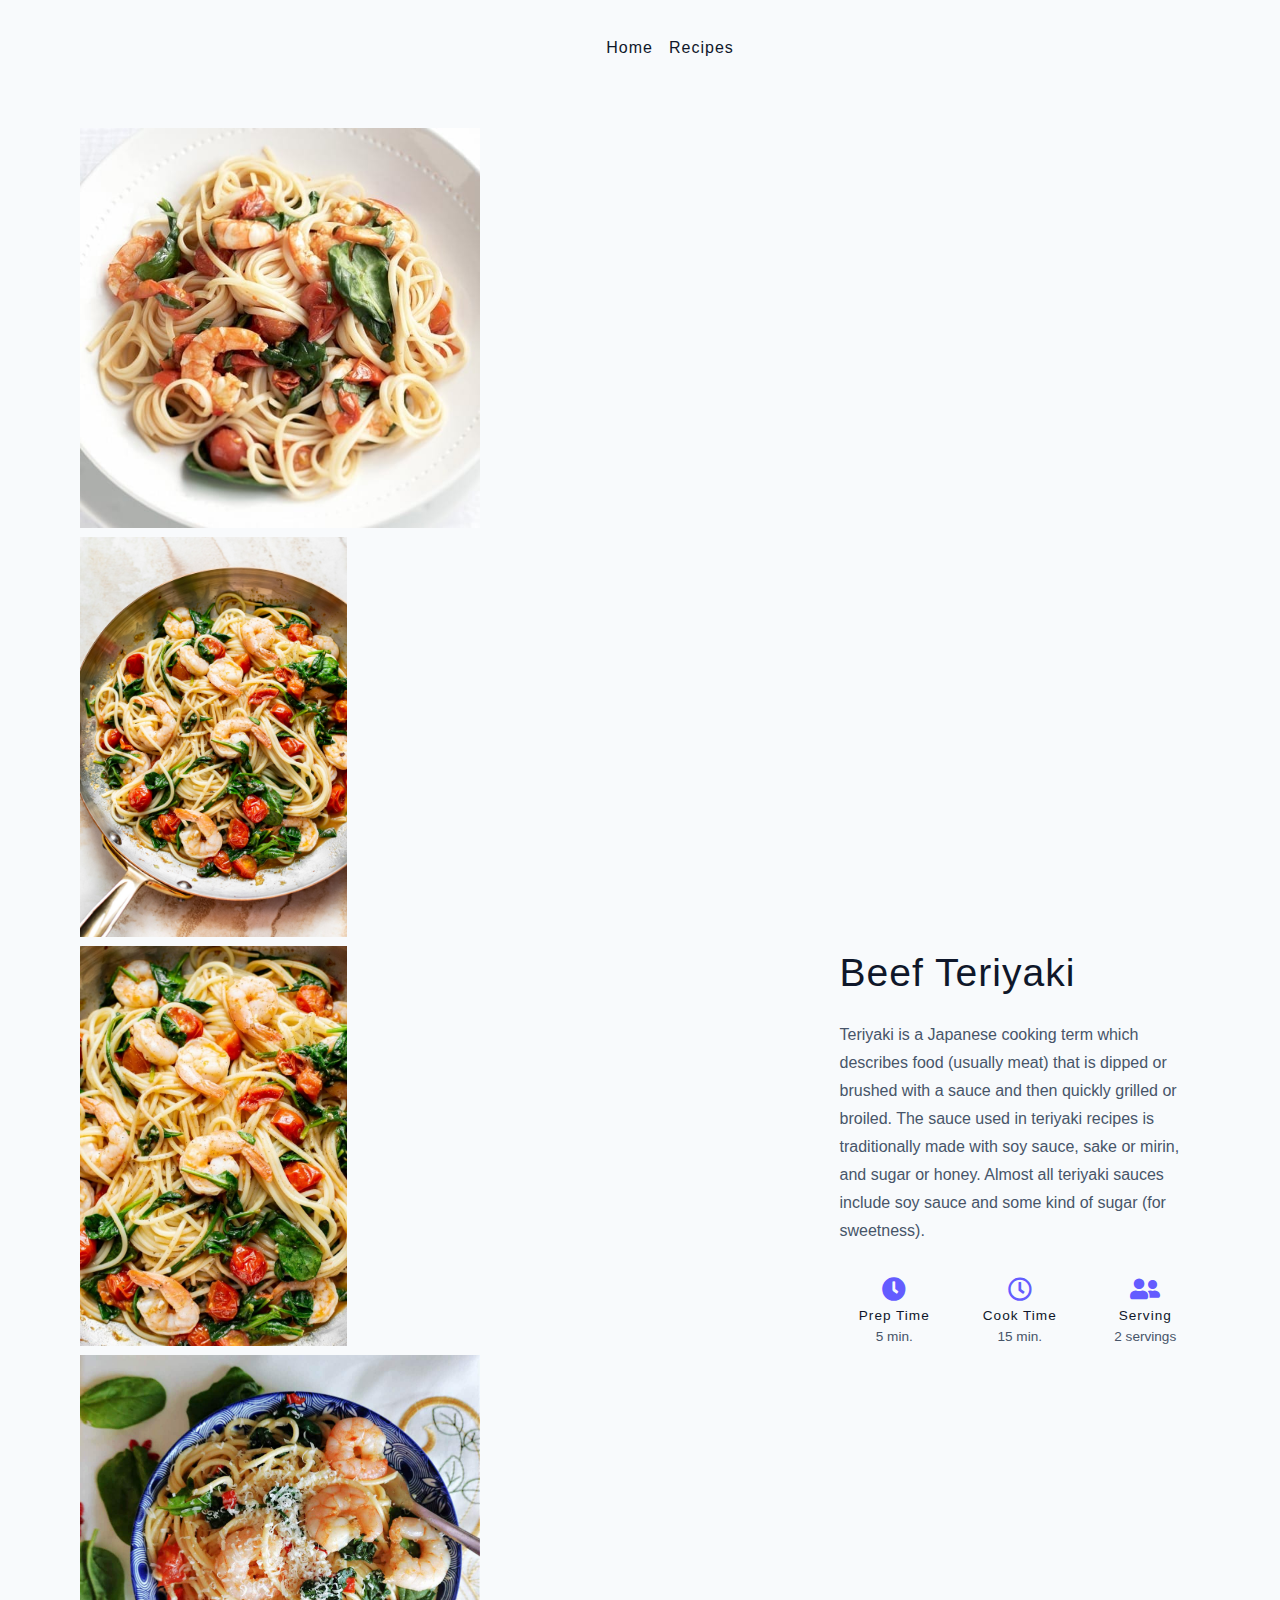
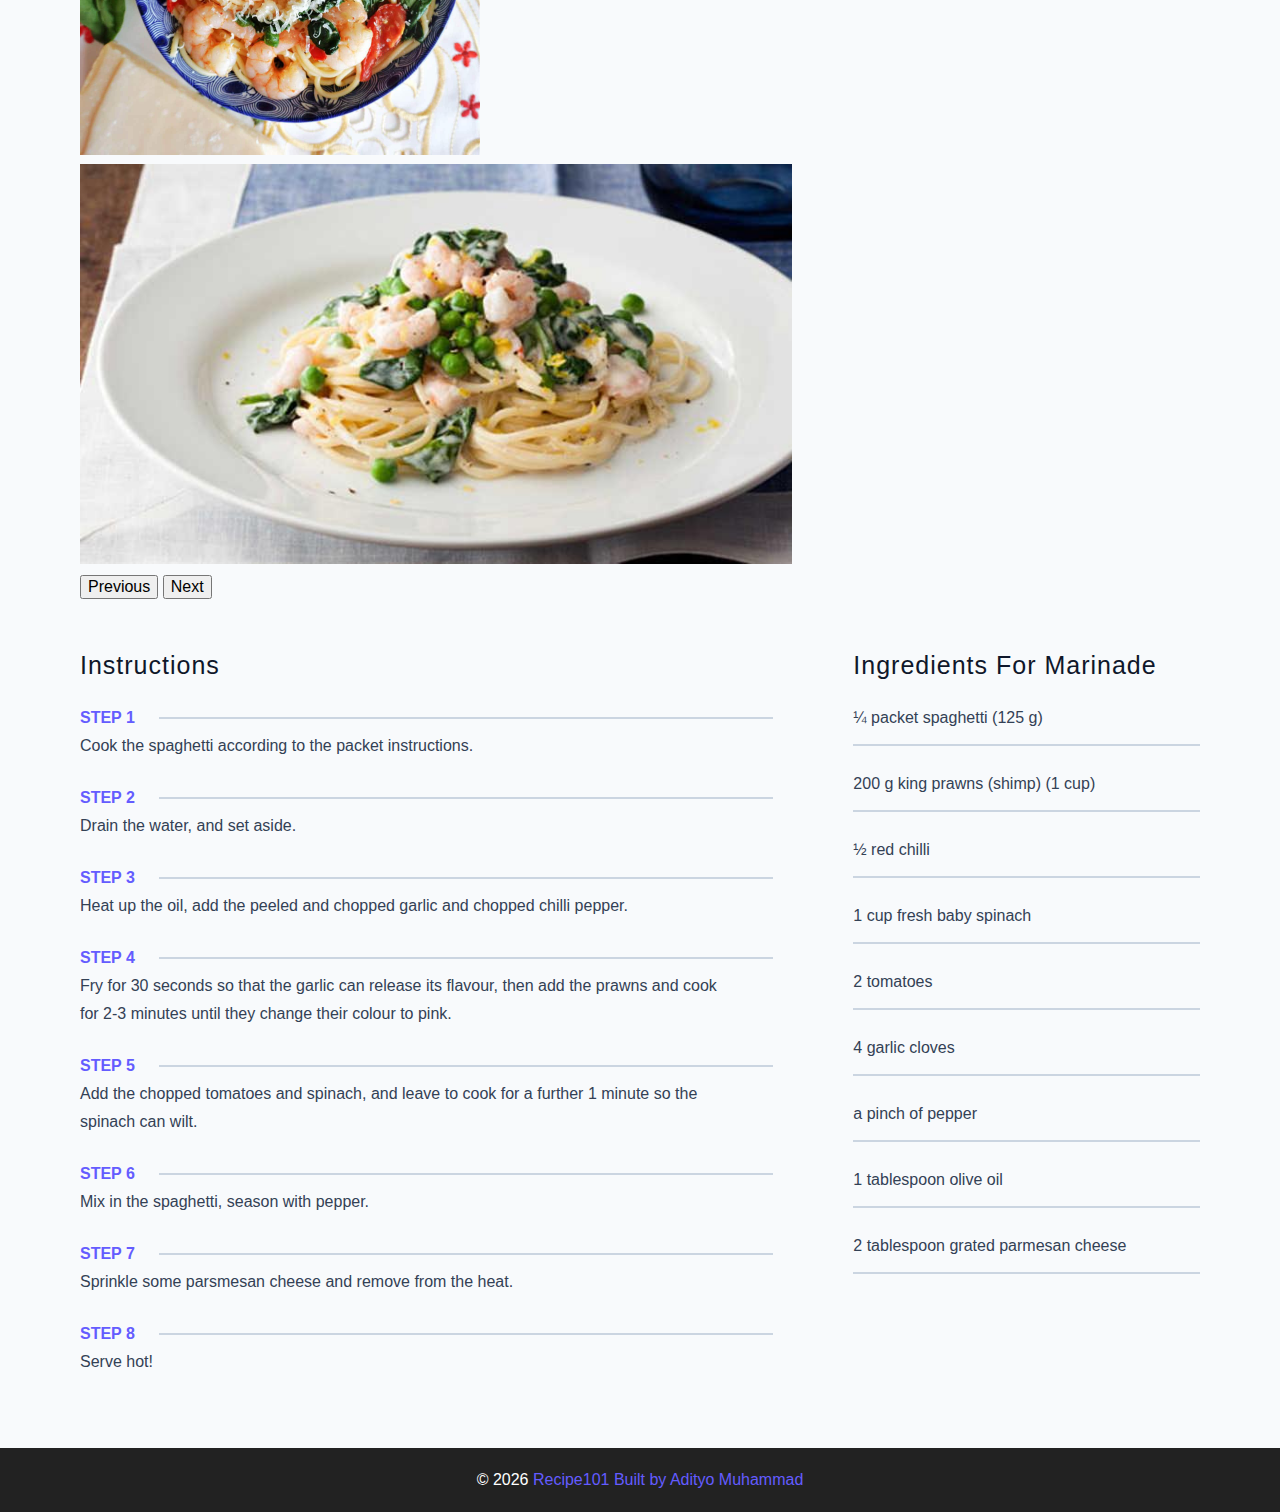
<file: recipes/single-recipe-3.html>
<!DOCTYPE html>
<html lang="en">
  <head>
    <meta charset="UTF-8" />
    <meta http-equiv="X-UA-Compatible" content="IE=edge" />
    <meta name="viewport" content="width=device-width, initial-scale=1.0" />
    <title>Single Recipe</title>
    <!-- normalize -->
    <link rel="stylesheet" href="./resources/css/normalize.css" />
    <!-- font-awesome -->
    <link
      rel="stylesheet"
      href="https://cdnjs.cloudflare.com/ajax/libs/font-awesome/5.14.0/css/all.min.css"
    />
    <!-- bootstrap -->
    <link href="https://cdn.jsdelivr.net/npm/bootstrap@5.3.0-alpha3/dist/css/bootstrap.min.css" rel="stylesheet" integrity="sha384-KK94CHFLLe+nY2dmCWGMq91rCGa5gtU4mk92HdvYe+M/SXH301p5ILy+dN9+nJOZ" crossorigin="anonymous">
    <!-- main css -->
    <link rel="stylesheet" href="./resources/css/main.css" />
  </head>
  <body>
    <!-- nav  -->
    <div class="container">
      <nav class="navbar">
        <div class="nav-center">
            <button class="nav-btn btn">
              <i class="fas fa-align-justify"></i>
            </button>
          </div>
          <div class="nav-links">
            <a href="index.html" class="nav-link"> home </a>
            <a href="recipes.html" class="nav-link"> recipes </a>
          </div>
        </div>
      </nav>
    </div>
    <!-- end of nav -->
    <main class="page">
      <div class="recipe-page">
        <section class="recipe-hero">

          <!-- slider -->
          <div id="carouselExampleAutoplaying" class="carousel slide" data-bs-ride="carousel">
            <div class="carousel-inner">
              <div class="carousel-item active">
                <img src="./resources/images/recipe-3.jpg" class="d-block w-100 pb-5" style="height: 400px; object-fit: cover;" alt="...">
              </div>
              <div class="carousel-item">
                <img src="./resources/images/recipe-3-2.jpg" class="d-block w-100 pb-5" style="height: 400px; object-fit: cover;" alt="...">
              </div>
              <div class="carousel-item">
                <img src="./resources/images/recipe-3-3.jpg" class="d-block w-100 pb-5" style="height: 400px; object-fit: cover;" alt="...">
              </div>
              <div class="carousel-item">
                <img src="./resources/images/recipe-3-4.jpg" class="d-block w-100 pb-5" style="height: 400px; object-fit: cover;" alt="...">
              </div>
              <div class="carousel-item">
                <img src="./resources/images/recipe-3-5.jpg" class="d-block w-100 pb-5" style="height: 400px; object-fit: cover;" alt="...">
              </div>
            </div>
            <button class="carousel-control-prev" type="button" data-bs-target="#carouselExampleAutoplaying" data-bs-slide="prev">
              <span class="carousel-control-prev-icon" aria-hidden="true"></span>
              <span class="visually-hidden">Previous</span>
            </button>
            <button class="carousel-control-next" type="button" data-bs-target="#carouselExampleAutoplaying" data-bs-slide="next">
              <span class="carousel-control-next-icon" aria-hidden="true"></span>
              <span class="visually-hidden">Next</span>
            </button>
          </div>

          <!-- end of slider  -->

          <article class="recipe-info">
            <h2>Beef Teriyaki</h2>
            <p>
              Teriyaki is a Japanese cooking term which describes 
              food (usually meat) that is dipped or brushed with a 
              sauce and then quickly grilled or broiled.

              The sauce used in teriyaki recipes is traditionally 
              made with soy sauce, sake or mirin, and sugar or honey. 
              Almost all teriyaki sauces include soy sauce and some kind of sugar (for sweetness).
            </p>
            <div class="recipe-icons">
              <article>
                <i class="fas fa-clock"></i>
                <h5>prep time</h5>
                <p>5 min.</p>
              </article>
              <article>
                <i class="far fa-clock"></i>
                <h5>cook time</h5>
                <p>15 min.</p>
              </article>
              <article>
                <i class="fas fa-user-friends"></i> 
                <h5>serving</h5>
                <p>2 servings</p>
              </article>
            </div>
          </article>
        </section>
        <!-- content -->
        <section class="recipe-content">
          <article>
            <h4>instructions</h4>
            <!-- step by step -->
            <div id="step"></div>
            <!-- end -->
          </article>
          <article class="second-column">
            <div>
              <h4>ingredients for marinade</h4>
              <!-- ingredients -->
              <div id="ingredients"></div>
              <!-- end -->
            </div>
          </article>
        </section>
      </div>
    </main>
    <!-- footer -->
    <footer class="page-footer">
      <p>
        &copy; <span id="date"></span>
        <span class="footer-logo">Recipe101 Built by Adityo Muhammad</a>
      </p>
    </footer>
    <script>
      fetch("./resources/data/recipes.json")
      .then((res) => {
        return res.json();
      })
      .then((data) => {
        let placeholder = document.querySelector("#step");
        let out = "";
        for (let i = 0; i < data[2].step.length; i++) {
          out += `
                <div class="single-instruction">
                  <header>
                    <p>step ${i + 1}</p>
                    <div></div>
                  </header>
                  <p>
                    ${data[2].step[i]}
                  </p>
                </div>
              `;
        }
        placeholder.innerHTML = out;

        // ingredients
        let ingredients = document.querySelector("#ingredients");
        let resultIngredients = "";
        for (let i = 0; i < data[2].ingredients.length; i++) {
          resultIngredients += `
                <p class="single-ingredient">${data[2].ingredients[i]}</p>
              `;
        }
        ingredients.innerHTML = resultIngredients;
      });

    </script>
    <script src="./resources/js/app.js"></script>
    <script src="https://cdn.jsdelivr.net/npm/bootstrap@5.3.0-alpha3/dist/js/bootstrap.bundle.min.js" integrity="sha384-ENjdO4Dr2bkBIFxQpeoTz1HIcje39Wm4jDKdf19U8gI4ddQ3GYNS7NTKfAdVQSZe" crossorigin="anonymous"></script>
    <script src="https://cdn.jsdelivr.net/npm/@popperjs/core@2.11.7/dist/umd/popper.min.js" integrity="sha384-zYPOMqeu1DAVkHiLqWBUTcbYfZ8osu1Nd6Z89ify25QV9guujx43ITvfi12/QExE" crossorigin="anonymous"></script>
    <script src="https://cdn.jsdelivr.net/npm/bootstrap@5.3.0-alpha3/dist/js/bootstrap.min.js" integrity="sha384-Y4oOpwW3duJdCWv5ly8SCFYWqFDsfob/3GkgExXKV4idmbt98QcxXYs9UoXAB7BZ" crossorigin="anonymous"></script>
  </body>
</html>
</file>
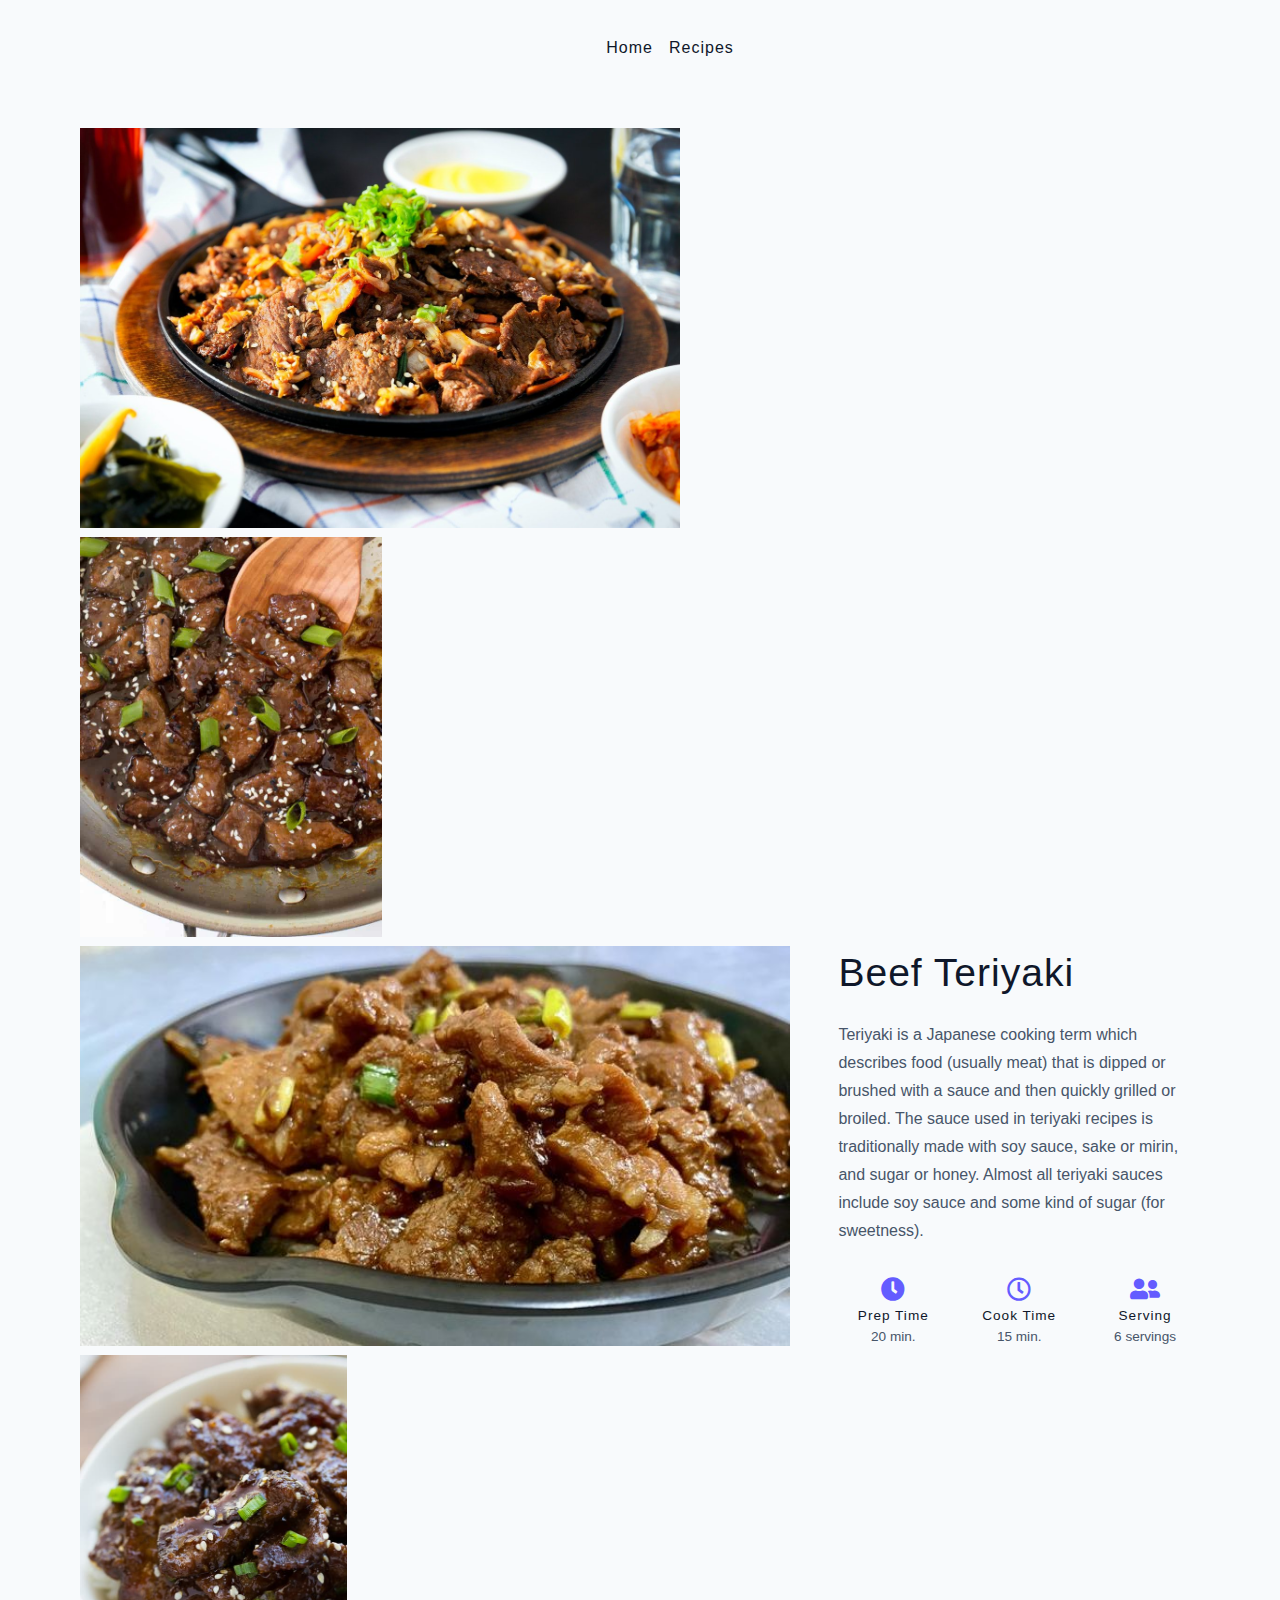
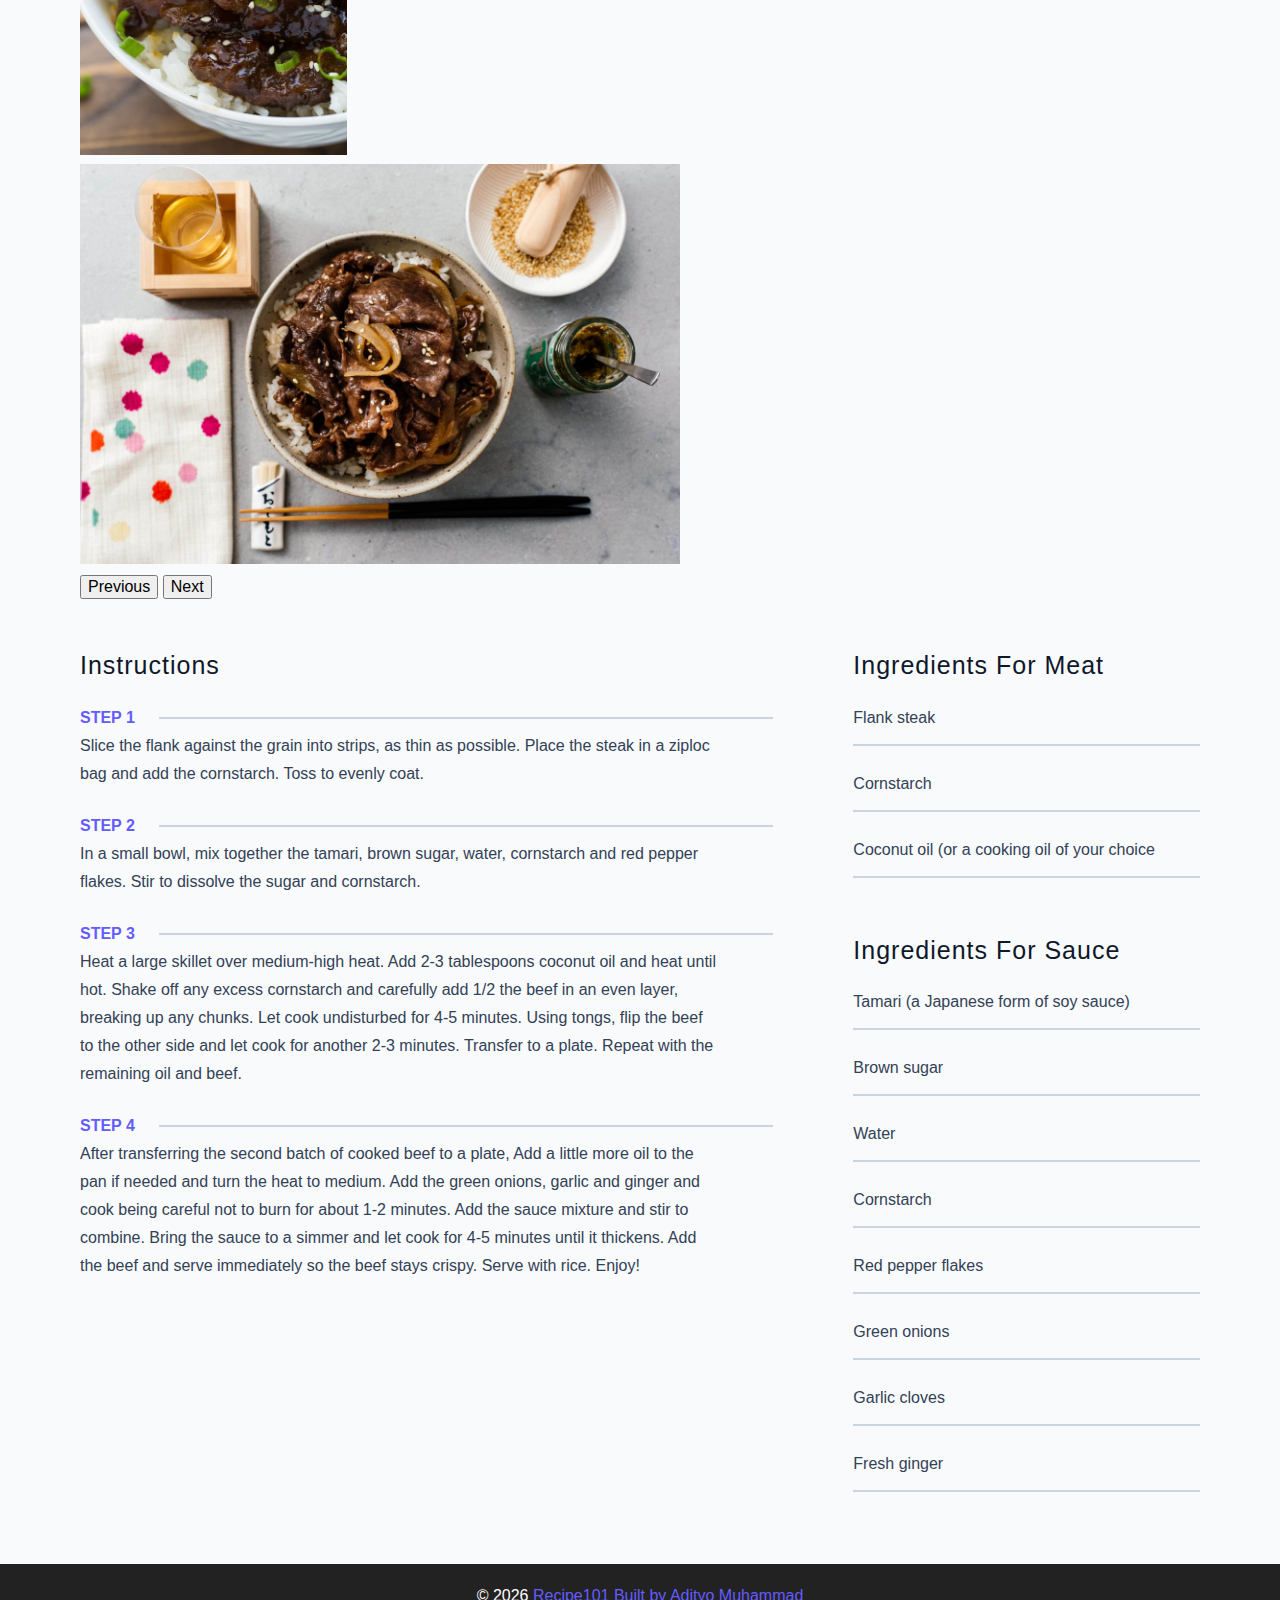
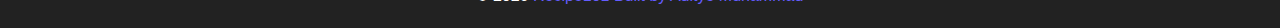
<file: recipes/single-recipe.html>
<!DOCTYPE html>
<html lang="en">
  <head>
    <meta charset="UTF-8" />
    <meta http-equiv="X-UA-Compatible" content="IE=edge" />
    <meta name="viewport" content="width=device-width, initial-scale=1.0" />
    <title>Single Recipe</title>
    <!-- normalize -->
    <link rel="stylesheet" href="./resources/css/normalize.css" />
    <!-- font-awesome -->
    <link
      rel="stylesheet"
      href="https://cdnjs.cloudflare.com/ajax/libs/font-awesome/5.14.0/css/all.min.css"
    />
    <!-- bootstrap -->
    <link href="https://cdn.jsdelivr.net/npm/bootstrap@5.3.0-alpha3/dist/css/bootstrap.min.css" rel="stylesheet" integrity="sha384-KK94CHFLLe+nY2dmCWGMq91rCGa5gtU4mk92HdvYe+M/SXH301p5ILy+dN9+nJOZ" crossorigin="anonymous">
    <!-- main css -->
    <link rel="stylesheet" href="./resources/css/main.css" />
  </head>
  <body>
    <!-- nav  -->
    <div class="container">
      <nav class="navbar">
        <div class="nav-center">
            <button class="nav-btn btn">
              <i class="fas fa-align-justify"></i>
            </button>
          </div>
          <div class="nav-links">
            <a href="index.html" class="nav-link"> home </a>
            <a href="recipes.html" class="nav-link"> recipes </a>
          </div>
        </div>
      </nav>
    </div>
    <!-- end of nav -->
    <main class="page">
      <div class="recipe-page">
        <section class="recipe-hero">

          <!-- Slider -->
          <div id="carouselExampleAutoplaying" class="carousel slide" data-bs-ride="carousel">
            <div class="carousel-inner">
              <div class="carousel-item active">
                <img src="./resources/images/recipe-1.jpg" class="d-block w-100 pb-5" style="height: 400px; object-fit: cover;" alt="...">
              </div>
              <div class="carousel-item">
                <img src="./resources/images/recipe-1-2.jpg" class="d-block w-100 pb-5" style="height: 400px; object-fit: cover;" alt="...">
              </div>
              <div class="carousel-item">
                <img src="./resources/images/recipe-1-3.jpg" class="d-block w-100 pb-5" style="height: 400px; object-fit: cover;" alt="...">
              </div>
              <div class="carousel-item">
                <img src="./resources/images/recipe-1-4.jpg" class="d-block w-100 pb-5" style="height: 400px; object-fit: cover;" alt="...">
              </div>
              <div class="carousel-item">
                <img src="./resources/images/recipe-1-5.jpg" class="d-block w-100 pb-5" style="height: 400px; object-fit: cover;" alt="...">
              </div>
            </div>
            <button class="carousel-control-prev" type="button" data-bs-target="#carouselExampleAutoplaying" data-bs-slide="prev">
              <span class="carousel-control-prev-icon" aria-hidden="true"></span>
              <span class="visually-hidden">Previous</span>
            </button>
            <button class="carousel-control-next" type="button" data-bs-target="#carouselExampleAutoplaying" data-bs-slide="next">
              <span class="carousel-control-next-icon" aria-hidden="true"></span>
              <span class="visually-hidden">Next</span>
            </button>
          </div>

          <!--  -->

          <article class="recipe-info">
            <h2>Beef Teriyaki</h2>
            <p>
              Teriyaki is a Japanese cooking term which describes 
              food (usually meat) that is dipped or brushed with a 
              sauce and then quickly grilled or broiled.

              The sauce used in teriyaki recipes is traditionally 
              made with soy sauce, sake or mirin, and sugar or honey. 
              Almost all teriyaki sauces include soy sauce and some kind of sugar (for sweetness).
            </p>
            <div class="recipe-icons">
              <article>
                <i class="fas fa-clock"></i>
                <h5>prep time</h5>
                <p>20 min.</p>
              </article>
              <article>
                <i class="far fa-clock"></i>
                <h5>cook time</h5>
                <p>15 min.</p>
              </article>
              <article>
                <i class="fas fa-user-friends"></i> 
                <h5>serving</h5>
                <p>6 servings</p>
              </article>
            </div>
          </article>
        </section>
        <!-- content -->
        <section class="recipe-content">
          <article>
            <h4>instructions</h4>
            <!-- step by step -->
            <div id="step"></div>
            <!-- end -->
          </article>
          <article class="second-column">
            <div>
              <h4>ingredients for meat</h4>
              <!-- ingredients -->
              <div id="ingredients"></div>
              <!-- end -->
            </div>
            <div>
              <h4>ingredients for sauce</h4>              
              <!-- ingredients sauce -->
              <div id="ingredients-sauce"></div>
              <!-- end -->
            </div>
          </article>
        </section>
      </div>
    </main>
    <!-- footer -->
    <footer class="page-footer">
      <p>
        &copy; <span id="date"></span>
        <span class="footer-logo">Recipe101 Built by Adityo Muhammad</a>
      </p>
    </footer>
    <!-- fecth json data -->
    <script>
      fetch("./resources/data/recipes.json")
      .then((res) => {
        return res.json();
      })
      .then((data) => {
        // step 
        let step = document.querySelector("#step");
        let resultStep = "";
        for (let i = 0; i < data[0].step.length; i++) {
          resultStep += `
                <div class="single-instruction">
                  <header>
                    <p>step ${i + 1}</p>
                    <div></div>
                  </header>
                  <p>
                    ${data[0].step[i]}
                  </p>
                </div>
              `;
        }
        step.innerHTML = resultStep;

        // ingredients
        let ingredients = document.querySelector("#ingredients");
        let resultIngredients = "";
        for (let i = 0; i < data[0].ingredients.length; i++) {
          resultIngredients += `
                <p class="single-ingredient">${data[0].ingredients[i]}</p>
              `;
        }
        ingredients.innerHTML = resultIngredients;
        
        // ingredients sauce
        let ingredientsSauce = document.querySelector("#ingredients-sauce");
        let resultIngredientsSauce = "";
        for (let i = 0; i < data[0].ingredientsSauce.length; i++) {
          resultIngredientsSauce += `
                <p class="single-ingredient">${data[0].ingredientsSauce[i]}</p>
              `;
        }
        ingredientsSauce.innerHTML = resultIngredientsSauce;
        
      });
    </script>

    <script src="./resources/js/app.js"></script>
    <script src="https://cdn.jsdelivr.net/npm/bootstrap@5.3.0-alpha3/dist/js/bootstrap.bundle.min.js" integrity="sha384-ENjdO4Dr2bkBIFxQpeoTz1HIcje39Wm4jDKdf19U8gI4ddQ3GYNS7NTKfAdVQSZe" crossorigin="anonymous"></script>
    <script src="https://cdn.jsdelivr.net/npm/@popperjs/core@2.11.7/dist/umd/popper.min.js" integrity="sha384-zYPOMqeu1DAVkHiLqWBUTcbYfZ8osu1Nd6Z89ify25QV9guujx43ITvfi12/QExE" crossorigin="anonymous"></script>
    <script src="https://cdn.jsdelivr.net/npm/bootstrap@5.3.0-alpha3/dist/js/bootstrap.min.js" integrity="sha384-Y4oOpwW3duJdCWv5ly8SCFYWqFDsfob/3GkgExXKV4idmbt98QcxXYs9UoXAB7BZ" crossorigin="anonymous"></script>
  </body>
</html>
</file>
<file: resources/css/main.css>
*,
::after,
::before {
  box-sizing: border-box;
}
/* fonts */

@import url("https://fonts.googleapis.com/css2?family=Roboto:wght@400;500;600&family=Montserrat&display=swap");
html {
  font-size: 100%;
} /*16px*/

:root {
  /* colors */
  --primary-100: #e2e0ff;
  --primary-200: #c1beff;
  --primary-300: #a29dff;
  --primary-400: #837dff;
  --primary-500: #645cff;
  --primary-600: #504acc;
  --primary-700: #3c3799;
  --primary-800: #282566;
  --primary-900: #141233;

  /* grey */
  --grey-50: #f8fafc;
  --grey-100: #f1f5f9;
  --grey-200: #e2e8f0;
  --grey-300: #cbd5e1;
  --grey-400: #94a3b8;
  --grey-500: #64748b;
  --grey-600: #475569;
  --grey-700: #334155;
  --grey-800: #1e293b;
  --grey-900: #0f172a;
  /* rest of the colors */
  --black: #222;
  --white: #fff;
  --red-light: #f8d7da;
  --red-dark: #842029;
  --green-light: #d1e7dd;
  --green-dark: #0f5132;

  /* fonts  */
  --headingFont: "Roboto", sans-serif;
  --bodyFont: "Nunito", sans-serif;
  --smallText: 0.7em;
  /* rest of the vars */
  --backgroundColor: var(--grey-50);
  --textColor: var(--grey-900);
  --borderRadius: 0.25rem;
  --letterSpacing: 1px;
  --transition: 0.3s ease-in-out all;
  --max-width: 1120px;
  --fixed-width: 600px;

  /* box shadow*/
  --shadow-1: 0 1px 3px 0 rgba(0, 0, 0, 0.1), 0 1px 2px 0 rgba(0, 0, 0, 0.06);
  --shadow-2: 0 4px 6px -1px rgba(0, 0, 0, 0.1), 0 2px 4px -1px rgba(0, 0, 0, 0.06);
  --shadow-3: 0 10px 15px -3px rgba(0, 0, 0, 0.1), 0 4px 6px -2px rgba(0, 0, 0, 0.05);
  --shadow-4: 0 20px 25px -5px rgba(0, 0, 0, 0.1), 0 10px 10px -5px rgba(0, 0, 0, 0.04);
}

body {
  background: var(--backgroundColor);
  font-family: var(--bodyFont);
  font-weight: 400;
  line-height: 1.75;
  color: var(--textColor);
}

p {
  margin-top: 0;
  margin-bottom: 1.5rem;
  max-width: 40em;
}

h1,
h2,
h3,
h4,
h5 {
  margin: 0;
  margin-bottom: 1.38rem;
  font-family: var(--headingFont);
  font-weight: 400;
  line-height: 1.3;
  text-transform: capitalize;
  letter-spacing: var(--letterSpacing);
}

h1 {
  margin-top: 0;
  font-size: 3.052rem;
}

h2 {
  font-size: 2.441rem;
}

h3 {
  font-size: 1.953rem;
}

h4 {
  font-size: 1.563rem;
}

h5 {
  font-size: 1.25rem;
}

small,
.text-small {
  font-size: var(--smallText);
}

a {
  text-decoration: none;
}
ul {
  list-style-type: none;
  padding: 0;
}

.img {
  width: 100%;
  display: block;
  object-fit: cover;
}
/* buttons */

.btn {
  cursor: pointer;
  color: var(--white);
  background: var(--primary-500);
  border: transparent;
  border-radius: var(--borderRadius);
  letter-spacing: var(--letterSpacing);
  padding: 0.375rem 0.75rem;
  box-shadow: var(--shadow-1);
  transition: var(--transtion);
  text-transform: capitalize;
  display: inline-block;
}
.btn:hover {
  background: var(--primary-700);
  box-shadow: var(--shadow-3);
}
.btn-hipster {
  color: var(--primary-500);
  background: var(--primary-200);
}
.btn-hipster:hover {
  color: var(--primary-200);
  background: var(--primary-700);
}
.btn-block {
  width: 100%;
}

/* alerts */
.alert {
  padding: 0.375rem 0.75rem;
  margin-bottom: 1rem;
  border-color: transparent;
  border-radius: var(--borderRadius);
}

.alert-danger {
  color: var(--red-dark);
  background: var(--red-light);
}
.alert-success {
  color: var(--green-dark);
  background: var(--green-light);
}
/* form */

.form {
  width: 90vw;
  max-width: var(--fixed-width);
  background: var(--white);
  border-radius: var(--borderRadius);
  box-shadow: var(--shadow-2);
  padding: 2rem 2.5rem;
  margin: 3rem auto;
}
.form-label {
  display: block;
  font-size: var(--smallText);
  margin-bottom: 0.5rem;
  text-transform: capitalize;
  letter-spacing: var(--letterSpacing);
}
.form-input,
.form-textarea {
  width: 100%;
  padding: 0.375rem 0.75rem;
  border-radius: var(--borderRadius);
  background: var(--backgroundColor);
  border: 1px solid var(--grey-200);
}

.form-row {
  margin-bottom: 1rem;
}

.form-textarea {
  height: 7rem;
}
::placeholder {
  font-family: inherit;
  color: var(--grey-400);
}
.form-alert {
  color: var(--red-dark);
  letter-spacing: var(--letterSpacing);
  text-transform: capitalize;
}
/* alert */

@keyframes spinner {
  to {
    transform: rotate(360deg);
  }
}

.loading {
  width: 6rem;
  height: 6rem;
  border: 5px solid var(--grey-400);
  border-radius: 50%;
  border-top-color: var(--primary-500);
  animation: spinner 0.6s linear infinite;
}
.loading {
  margin: 0 auto;
}
/* title */

.title {
  text-align: center;
}

.title-underline {
  background: var(--primary-500);
  width: 7rem;
  height: 0.25rem;
  margin: 0 auto;
  margin-top: -1rem;
}

/*
=============== 
Navbar
===============
*/

.navbar {
  display: flex;
  align-items: center;
  justify-content: center;
}
.nav-center {
  width: 90vw;
  max-width: var(--max-width);
}
.nav-header {
  height: 6rem;
  display: flex;
  justify-content: space-between;
  align-items: center;
}
.nav-header img {
  width: 200px;
}
.nav-logo {
  display: flex;
  align-items: flex-end;
}

.nav-btn {
  padding: 0.15rem 0.75rem;
}
.nav-btn i {
  font-size: 1.25rem;
}
.nav-links {
  height: 0;
  overflow: hidden;
  display: flex;
  flex-direction: column;
  transition: var(--transition);
}
.show-links {
  height: 23.9375rem;
}

.nav-link {
  display: block;
  text-align: center;
  font-size: 1.25rem;
  text-transform: capitalize;
  color: var(--grey-900);
  letter-spacing: var(--letterSpacing);
  padding: 1rem 0;
  border-top: 1px solid var(--grey-500);
  transition: var(--transition);
}
.nav-link:hover {
  color: var(--primary-500);
}

.contact-link a {
  padding: 0.15rem 1rem;
}

@media screen and (min-width: 992px) {
  .navbar {
    height: 6rem;
  }
  .nav-center {
    display: flex;
    align-items: center;
  }
  .nav-header {
    padding: 0;
    margin-right: 2rem;
    height: auto;
  }

  .nav-btn {
    display: none;
  }
  .nav-links {
    height: auto !important;
    flex-direction: row;
    align-items: center;
    width: 100%;
  }
  .nav-link {
    padding: 0;
    border-top: none;
    margin-right: 1rem;
    font-size: 1rem;
  }
  .contact-link {
    margin-right: 0;
    margin-left: auto;
  }
}
/*
=============== 
Page
===============
*/

.page {
  width: 90vw;
  max-width: var(--max-width);
  margin: 0 auto;
}
.page {
  padding-top: 2rem;
  min-height: calc(100vh - (6rem + 4rem));
}
/*
=============== 
Footer
===============
*/

.page-footer {
  text-align: center;
  height: 4rem;
  display: flex;
  align-items: center;
  justify-content: center;
  background: var(--black);
  color: var(--white);
}
.page-footer h5 {
  margin-top: 0;
  margin-bottom: 0;
}
.page-footer p {
  margin-bottom: 0;
}
.page-footer .footer-logo,
.page-footer a {
  color: var(--primary-500);
}
/*
=============== 
Hero
===============
*/

.hero {
  height: 40vh;
  position: relative;
  margin-bottom: 2rem;
  background: url("../images/main.jpg") center/cover no-repeat;
  border-radius: var(--borderRadius);
}
.hero-container {
  position: absolute;
  top: 0;
  left: 0;
  width: 100%;
  height: 100%;
  display: flex;
  align-items: center;
  justify-content: center;
  background: rgba(0, 0, 0, 0.4);
  border-radius: var(--borderRadius);
}
.hero-text {
  color: var(--white);
  text-align: center;
}

@media only screen and (min-width: 768px) {
  .hero-text h1 {
    font-size: 4rem;
    margin-bottom: 0;
  }
}

/*
=============== 
Recipes 
===============
*/

.recipes-list {
  display: grid;
  gap: 2rem 1rem;
  padding-bottom: 3rem;
}
.tags-container {
  order: 1;
  display: flex;
  flex-direction: column;
  padding-bottom: 3rem;
  /* background: blue; */
}
.tags-container h4 {
  margin-bottom: 0.5rem;
  font-weight: 500;
}
.tags-list {
  display: grid;
  grid-template-columns: 1fr 1fr 1fr;
}
.tags-list a {
  text-transform: capitalize;
  display: block;
  color: var(--grey-500);
  transition: var(--transition);
}
.tags-list a:hover {
  color: var(--primary-500);
}
.recipe {
  display: block;
}
.recipe-img {
  height: 15rem;
  border-radius: var(--borderRadius);
  margin-bottom: 1rem;
}
.recipe h5 {
  margin-bottom: 0;
  margin-top: 0.25rem;
  line-height: 1;
  color: var(--grey-700);
}
.recipe p {
  margin-bottom: 0;
  line-height: 1;
  color: var(--grey-500);
  margin-top: 0.5rem;
  letter-spacing: var(--letterSpacing);
}
@media screen and (min-width: 576px) {
  .recipes-list {
    grid-template-columns: 1fr 1fr;
  }
  .recipe-img {
    height: 10rem;
  }
}

@media screen and (min-width: 992px) {
  .recipes-container {
    grid-template-columns: 200px 1fr;
    gap: 1rem;
  }
  .recipes-list {
    grid-template-columns: 1fr 1fr;
  }

  .recipe p {
    font-size: 0.85rem;
  }
  .tags-container {
    order: 0;
    /* background: blue; */
  }
  .tags-list {
    display: grid;
    grid-template-columns: 1fr;
  }
}

@media screen and (min-width: 1200px) {
  .recipe h5 {
    font-size: 1.15rem;
  }
  .recipes-list {
    grid-template-columns: 1fr 1fr 1fr;
  }
}
/*
=============== 
Error
===============
*/
.error-page {
  text-align: center;
  padding-top: 5rem;
}
.error-page h1 {
  font-size: 9rem;
}
/*
=============== 
About Page
===============
*/

.about-page h2 {
  text-transform: none;
  font-weight: bold;
}
.about-page {
  display: grid;
  gap: 2rem 4rem;
  padding-bottom: 3rem;
}
.about-img {
  border-radius: var(--borderRadius);
  height: 300px;
}

@media screen and (min-width: 992px) {
  .about-page {
    grid-template-columns: 1fr 1fr;
    grid-template-rows: 400px;
    align-items: center;
  }
  .about-img {
    height: 100%;
  }
}

.featured-title {
  text-align: center;
}
/*
=============== 
Contact Page
===============
*/
.contact-form {
  width: 100%;
  margin: 0;
}
.contact-container {
  display: grid;
  gap: 2rem 3rem;
  padding-bottom: 3rem;
}
@media screen and (min-width: 992px) {
  .contact-container {
    grid-template-columns: 1fr 450px;
    align-items: center;
  }
}

/*
=============== 
Tags Page
===============
*/

.tags-wrapper {
  display: grid;
  gap: 2rem;
  padding-bottom: 3rem;
}
.tag {
  background: var(--grey-500);
  border-radius: var(--borderRadius);
  text-align: center;
  color: var(--white);
  transition: var(--transition);
  padding: 0.75rem 0;
}
.tag:hover {
  background: var(--primary-500);
}
.tag h5,
.tag p {
  margin-bottom: 0;
}
.tag h5 {
  font-weight: 600;
}
@media screen and (min-width: 576px) {
  .tags-wrapper {
    grid-template-columns: 1fr 1fr;
  }
}
@media screen and (min-width: 992px) {
  .tags-wrapper {
    grid-template-columns: 1fr 1fr 1fr;
  }
}

/*
=============== 
Recipe Template
===============
*/

.recipe-hero {
  display: grid;
  gap: 3rem;
}

.recipe-hero-img {
  height: 300px;
  border-radius: var(--borderRadius);
}
.recipe-info p {
  color: var(--grey-600);
}
.recipe-icons {
  display: grid;
  grid-template-columns: repeat(3, 1fr);
  gap: 1rem;
  margin: 2rem 0;
  text-align: center;
}
.recipe-icons i {
  font-size: 1.5rem;
  color: var(--primary-500);
}
.recipe-icons h5,
.recipe-icons p {
  margin-bottom: 0;
  font-size: 0.85em;
}

.recipe-icons p {
  color: var(--grey-600);
}
.recipe-tags {
  display: flex;
  align-items: center;
  flex-wrap: wrap;
  font-size: 0.7em;
  font-weight: 600;
}
.recipe-tags a {
  background: var(--primary-500);
  border-radius: var(--borderRadius);
  color: var(--white);
  padding: 0.05rem 0.5rem;
  margin: 0 0.25rem;
  text-transform: capitalize;
}
@media screen and (min-width: 992px) {
  .recipe-hero {
    grid-template-columns: 4fr 5fr;
    align-items: center;
  }
}
.recipe-content {
  padding: 3rem 0;
  display: grid;
  gap: 2rem 5rem;
}
@media screen and (min-width: 992px) {
  .recipe-content {
    grid-template-columns: 2fr 1fr;
  }
}
.single-instruction header {
  display: grid;
  grid-template-columns: auto 1fr;
  gap: 1.5rem;
  align-items: center;
}
.single-instruction header p {
  text-transform: uppercase;
  font-weight: 600;
  color: var(--primary-500);
  margin-bottom: 0;
}
.single-instruction > p {
  color: var(--grey-700);
}

.single-instruction header div {
  height: 2px;
  background: var(--grey-300);
}

.second-column {
  display: grid;
  row-gap: 2rem;
}

.single-ingredient {
  border-bottom: 2px solid var(--grey-300);
  padding-bottom: 0.75rem;
  color: var(--grey-700);
}
.single-tool {
  border-bottom: 2px solid var(--grey-300);
  padding-bottom: 0.75rem;
  color: var(--primary-500);
  text-transform: capitalize;
}
</file>
<file: recipes/resources/css/main.css>
*,
::after,
::before {
  box-sizing: border-box;
}
/* fonts */

@import url("https://fonts.googleapis.com/css2?family=Roboto:wght@400;500;600&family=Montserrat&display=swap");
html {
  font-size: 100%;
} /*16px*/

:root {
  /* colors */
  --primary-100: #e2e0ff;
  --primary-200: #c1beff;
  --primary-300: #a29dff;
  --primary-400: #837dff;
  --primary-500: #645cff;
  --primary-600: #504acc;
  --primary-700: #3c3799;
  --primary-800: #282566;
  --primary-900: #141233;

  /* grey */
  --grey-50: #f8fafc;
  --grey-100: #f1f5f9;
  --grey-200: #e2e8f0;
  --grey-300: #cbd5e1;
  --grey-400: #94a3b8;
  --grey-500: #64748b;
  --grey-600: #475569;
  --grey-700: #334155;
  --grey-800: #1e293b;
  --grey-900: #0f172a;
  /* rest of the colors */
  --black: #222;
  --white: #fff;
  --red-light: #f8d7da;
  --red-dark: #842029;
  --green-light: #d1e7dd;
  --green-dark: #0f5132;

  /* fonts  */
  --headingFont: "Roboto", sans-serif;
  --bodyFont: "Nunito", sans-serif;
  --smallText: 0.7em;
  /* rest of the vars */
  --backgroundColor: var(--grey-50);
  --textColor: var(--grey-900);
  --borderRadius: 0.25rem;
  --letterSpacing: 1px;
  --transition: 0.3s ease-in-out all;
  --max-width: 1120px;
  --fixed-width: 600px;

  /* box shadow*/
  --shadow-1: 0 1px 3px 0 rgba(0, 0, 0, 0.1), 0 1px 2px 0 rgba(0, 0, 0, 0.06);
  --shadow-2: 0 4px 6px -1px rgba(0, 0, 0, 0.1), 0 2px 4px -1px rgba(0, 0, 0, 0.06);
  --shadow-3: 0 10px 15px -3px rgba(0, 0, 0, 0.1), 0 4px 6px -2px rgba(0, 0, 0, 0.05);
  --shadow-4: 0 20px 25px -5px rgba(0, 0, 0, 0.1), 0 10px 10px -5px rgba(0, 0, 0, 0.04);
}

body {
  background: var(--backgroundColor);
  font-family: var(--bodyFont);
  font-weight: 400;
  line-height: 1.75;
  color: var(--textColor);
}

p {
  margin-top: 0;
  margin-bottom: 1.5rem;
  max-width: 40em;
}

h1,
h2,
h3,
h4,
h5 {
  margin: 0;
  margin-bottom: 1.38rem;
  font-family: var(--headingFont);
  font-weight: 400;
  line-height: 1.3;
  text-transform: capitalize;
  letter-spacing: var(--letterSpacing);
}

h1 {
  margin-top: 0;
  font-size: 3.052rem;
}

h2 {
  font-size: 2.441rem;
}

h3 {
  font-size: 1.953rem;
}

h4 {
  font-size: 1.563rem;
}

h5 {
  font-size: 1.25rem;
}

small,
.text-small {
  font-size: var(--smallText);
}

a {
  text-decoration: none;
}
ul {
  list-style-type: none;
  padding: 0;
}

.img {
  width: 100%;
  display: block;
  object-fit: cover;
}
/* buttons */

.btn {
  cursor: pointer;
  color: var(--white);
  background: var(--primary-500);
  border: transparent;
  border-radius: var(--borderRadius);
  letter-spacing: var(--letterSpacing);
  padding: 0.375rem 0.75rem;
  box-shadow: var(--shadow-1);
  transition: var(--transtion);
  text-transform: capitalize;
  display: inline-block;
}
.btn:hover {
  background: var(--primary-700);
  box-shadow: var(--shadow-3);
}
.btn-hipster {
  color: var(--primary-500);
  background: var(--primary-200);
}
.btn-hipster:hover {
  color: var(--primary-200);
  background: var(--primary-700);
}
.btn-block {
  width: 100%;
}

/* alerts */
.alert {
  padding: 0.375rem 0.75rem;
  margin-bottom: 1rem;
  border-color: transparent;
  border-radius: var(--borderRadius);
}

.alert-danger {
  color: var(--red-dark);
  background: var(--red-light);
}
.alert-success {
  color: var(--green-dark);
  background: var(--green-light);
}
/* form */

.form {
  width: 90vw;
  max-width: var(--fixed-width);
  background: var(--white);
  border-radius: var(--borderRadius);
  box-shadow: var(--shadow-2);
  padding: 2rem 2.5rem;
  margin: 3rem auto;
}
.form-label {
  display: block;
  font-size: var(--smallText);
  margin-bottom: 0.5rem;
  text-transform: capitalize;
  letter-spacing: var(--letterSpacing);
}
.form-input,
.form-textarea {
  width: 100%;
  padding: 0.375rem 0.75rem;
  border-radius: var(--borderRadius);
  background: var(--backgroundColor);
  border: 1px solid var(--grey-200);
}

.form-row {
  margin-bottom: 1rem;
}

.form-textarea {
  height: 7rem;
}
::placeholder {
  font-family: inherit;
  color: var(--grey-400);
}
.form-alert {
  color: var(--red-dark);
  letter-spacing: var(--letterSpacing);
  text-transform: capitalize;
}
/* alert */

@keyframes spinner {
  to {
    transform: rotate(360deg);
  }
}

.loading {
  width: 6rem;
  height: 6rem;
  border: 5px solid var(--grey-400);
  border-radius: 50%;
  border-top-color: var(--primary-500);
  animation: spinner 0.6s linear infinite;
}
.loading {
  margin: 0 auto;
}
/* title */

.title {
  text-align: center;
}

.title-underline {
  background: var(--primary-500);
  width: 7rem;
  height: 0.25rem;
  margin: 0 auto;
  margin-top: -1rem;
}

/*
=============== 
Navbar
===============
*/

.navbar {
  display: flex;
  align-items: center;
  justify-content: center;
}
.nav-center {
  width: 90vw;
  max-width: var(--max-width);
}
.nav-header {
  height: 6rem;
  display: flex;
  justify-content: space-between;
  align-items: center;
}
.nav-header img {
  width: 200px;
}
.nav-logo {
  display: flex;
  align-items: flex-end;
}

.nav-btn {
  padding: 0.15rem 0.75rem;
}
.nav-btn i {
  font-size: 1.25rem;
}
.nav-links {
  height: 0;
  overflow: hidden;
  display: flex;
  flex-direction: column;
  transition: var(--transition);
}
.show-links {
  height: 23.9375rem;
}

.nav-link {
  display: block;
  text-align: center;
  font-size: 1.25rem;
  text-transform: capitalize;
  color: var(--grey-900);
  letter-spacing: var(--letterSpacing);
  padding: 1rem 0;
  border-top: 1px solid var(--grey-500);
  transition: var(--transition);
}
.nav-link:hover {
  color: var(--primary-500);
}

.contact-link a {
  padding: 0.15rem 1rem;
}

@media screen and (min-width: 992px) {
  .navbar {
    height: 6rem;
  }
  .nav-center {
    display: flex;
    align-items: center;
  }
  .nav-header {
    padding: 0;
    margin-right: 2rem;
    height: auto;
  }

  .nav-btn {
    display: none;
  }
  .nav-links {
    height: auto !important;
    flex-direction: row;
    align-items: center;
    width: 100%;
  }
  .nav-link {
    padding: 0;
    border-top: none;
    margin-right: 1rem;
    font-size: 1rem;
  }
  .contact-link {
    margin-right: 0;
    margin-left: auto;
  }
}
/*
=============== 
Page
===============
*/

.page {
  width: 90vw;
  max-width: var(--max-width);
  margin: 0 auto;
}
.page {
  padding-top: 2rem;
  min-height: calc(100vh - (6rem + 4rem));
}
/*
=============== 
Footer
===============
*/

.page-footer {
  text-align: center;
  height: 4rem;
  display: flex;
  align-items: center;
  justify-content: center;
  background: var(--black);
  color: var(--white);
}
.page-footer h5 {
  margin-top: 0;
  margin-bottom: 0;
}
.page-footer p {
  margin-bottom: 0;
}
.page-footer .footer-logo,
.page-footer a {
  color: var(--primary-500);
}
/*
=============== 
Hero
===============
*/

.hero {
  height: 40vh;
  position: relative;
  margin-bottom: 2rem;
  background: url("../images/main.jpg") center/cover no-repeat;
  border-radius: var(--borderRadius);
}
.hero-container {
  position: absolute;
  top: 0;
  left: 0;
  width: 100%;
  height: 100%;
  display: flex;
  align-items: center;
  justify-content: center;
  background: rgba(0, 0, 0, 0.4);
  border-radius: var(--borderRadius);
}
.hero-text {
  color: var(--white);
  text-align: center;
}

@media only screen and (min-width: 768px) {
  .hero-text h1 {
    font-size: 4rem;
    margin-bottom: 0;
  }
}

/*
=============== 
Recipes 
===============
*/

.recipes-list {
  display: grid;
  gap: 2rem 1rem;
  padding-bottom: 3rem;
}
.tags-container {
  order: 1;
  display: flex;
  flex-direction: column;
  padding-bottom: 3rem;
  /* background: blue; */
}
.tags-container h4 {
  margin-bottom: 0.5rem;
  font-weight: 500;
}
.tags-list {
  display: grid;
  grid-template-columns: 1fr 1fr 1fr;
}
.tags-list a {
  text-transform: capitalize;
  display: block;
  color: var(--grey-500);
  transition: var(--transition);
}
.tags-list a:hover {
  color: var(--primary-500);
}
.recipe {
  display: block;
}
.recipe-img {
  height: 15rem;
  border-radius: var(--borderRadius);
  margin-bottom: 1rem;
}
.recipe h5 {
  margin-bottom: 0;
  margin-top: 0.25rem;
  line-height: 1;
  color: var(--grey-700);
}
.recipe p {
  margin-bottom: 0;
  line-height: 1;
  color: var(--grey-500);
  margin-top: 0.5rem;
  letter-spacing: var(--letterSpacing);
}
@media screen and (min-width: 576px) {
  .recipes-list {
    grid-template-columns: 1fr 1fr;
  }
  .recipe-img {
    height: 10rem;
  }
}

@media screen and (min-width: 992px) {
  .recipes-container {
    grid-template-columns: 200px 1fr;
    gap: 1rem;
  }
  .recipes-list {
    grid-template-columns: 1fr 1fr;
  }

  .recipe p {
    font-size: 0.85rem;
  }
  .tags-container {
    order: 0;
    /* background: blue; */
  }
  .tags-list {
    display: grid;
    grid-template-columns: 1fr;
  }
}

@media screen and (min-width: 1200px) {
  .recipe h5 {
    font-size: 1.15rem;
  }
  .recipes-list {
    grid-template-columns: 1fr 1fr 1fr;
  }
}
/*
=============== 
Error
===============
*/
.error-page {
  text-align: center;
  padding-top: 5rem;
}
.error-page h1 {
  font-size: 9rem;
}
/*
=============== 
About Page
===============
*/

.about-page h2 {
  text-transform: none;
  font-weight: bold;
}
.about-page {
  display: grid;
  gap: 2rem 4rem;
  padding-bottom: 3rem;
}
.about-img {
  border-radius: var(--borderRadius);
  height: 300px;
}

@media screen and (min-width: 992px) {
  .about-page {
    grid-template-columns: 1fr 1fr;
    grid-template-rows: 400px;
    align-items: center;
  }
  .about-img {
    height: 100%;
  }
}

.featured-title {
  text-align: center;
}
/*
=============== 
Contact Page
===============
*/
.contact-form {
  width: 100%;
  margin: 0;
}
.contact-container {
  display: grid;
  gap: 2rem 3rem;
  padding-bottom: 3rem;
}
@media screen and (min-width: 992px) {
  .contact-container {
    grid-template-columns: 1fr 450px;
    align-items: center;
  }
}

/*
=============== 
Tags Page
===============
*/

.tags-wrapper {
  display: grid;
  gap: 2rem;
  padding-bottom: 3rem;
}
.tag {
  background: var(--grey-500);
  border-radius: var(--borderRadius);
  text-align: center;
  color: var(--white);
  transition: var(--transition);
  padding: 0.75rem 0;
}
.tag:hover {
  background: var(--primary-500);
}
.tag h5,
.tag p {
  margin-bottom: 0;
}
.tag h5 {
  font-weight: 600;
}
@media screen and (min-width: 576px) {
  .tags-wrapper {
    grid-template-columns: 1fr 1fr;
  }
}
@media screen and (min-width: 992px) {
  .tags-wrapper {
    grid-template-columns: 1fr 1fr 1fr;
  }
}

/*
=============== 
Recipe Template
===============
*/

.recipe-hero {
  display: grid;
  gap: 3rem;
}

.recipe-hero-img {
  height: 300px;
  border-radius: var(--borderRadius);
}
.recipe-info p {
  color: var(--grey-600);
}
.recipe-icons {
  display: grid;
  grid-template-columns: repeat(3, 1fr);
  gap: 1rem;
  margin: 2rem 0;
  text-align: center;
}
.recipe-icons i {
  font-size: 1.5rem;
  color: var(--primary-500);
}
.recipe-icons h5,
.recipe-icons p {
  margin-bottom: 0;
  font-size: 0.85em;
}

.recipe-icons p {
  color: var(--grey-600);
}
.recipe-tags {
  display: flex;
  align-items: center;
  flex-wrap: wrap;
  font-size: 0.7em;
  font-weight: 600;
}
.recipe-tags a {
  background: var(--primary-500);
  border-radius: var(--borderRadius);
  color: var(--white);
  padding: 0.05rem 0.5rem;
  margin: 0 0.25rem;
  text-transform: capitalize;
}
@media screen and (min-width: 992px) {
  .recipe-hero {
    grid-template-columns: 4fr 5fr;
    align-items: center;
  }
}
.recipe-content {
  padding: 3rem 0;
  display: grid;
  gap: 2rem 5rem;
}
@media screen and (min-width: 992px) {
  .recipe-content {
    grid-template-columns: 2fr 1fr;
  }
}
.single-instruction header {
  display: grid;
  grid-template-columns: auto 1fr;
  gap: 1.5rem;
  align-items: center;
}
.single-instruction header p {
  text-transform: uppercase;
  font-weight: 600;
  color: var(--primary-500);
  margin-bottom: 0;
}
.single-instruction > p {
  color: var(--grey-700);
}

.single-instruction header div {
  height: 2px;
  background: var(--grey-300);
}

.second-column {
  display: grid;
  row-gap: 2rem;
}

.single-ingredient {
  border-bottom: 2px solid var(--grey-300);
  padding-bottom: 0.75rem;
  color: var(--grey-700);
}
.single-tool {
  border-bottom: 2px solid var(--grey-300);
  padding-bottom: 0.75rem;
  color: var(--primary-500);
  text-transform: capitalize;
}
</file>
